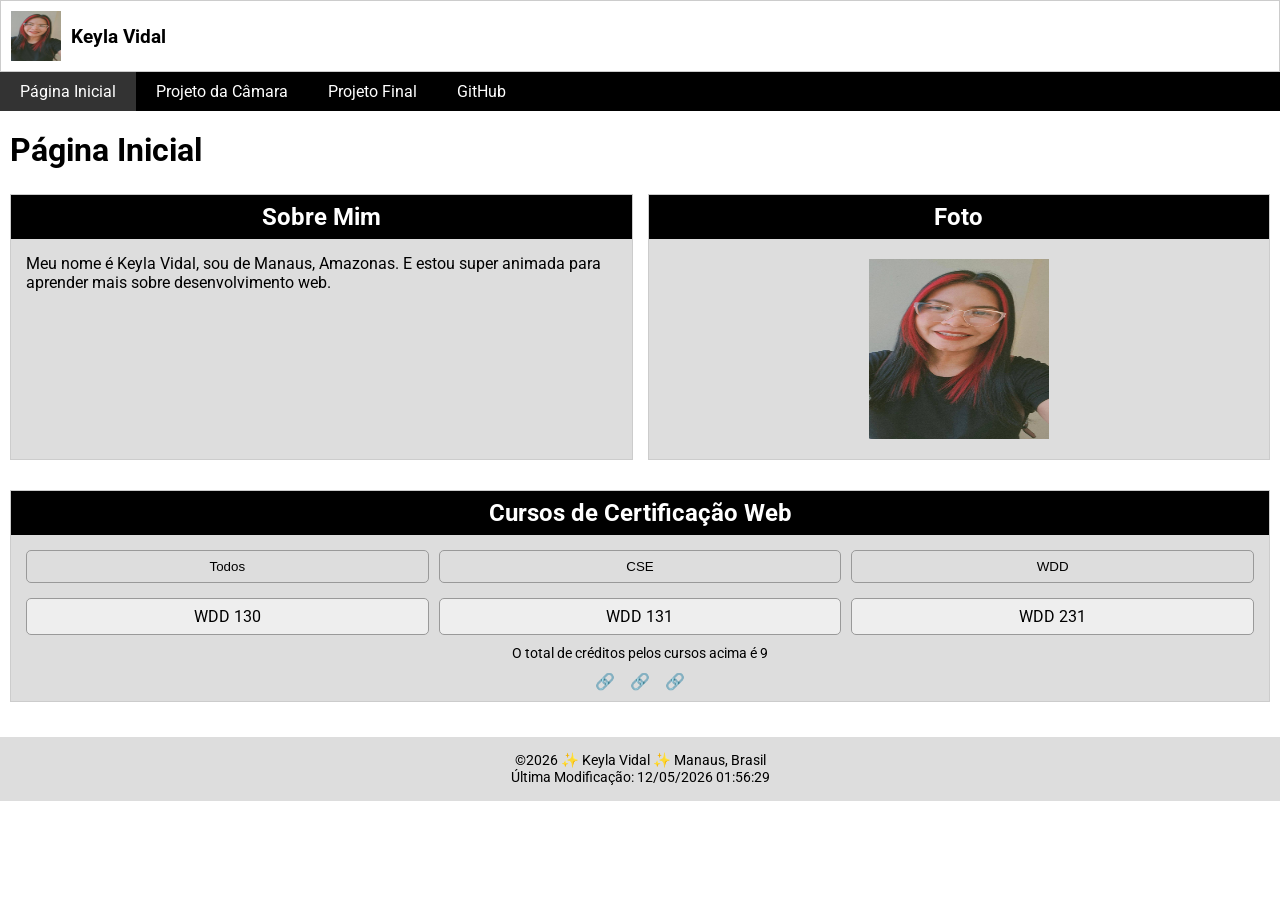
<file: index.html>
<!DOCTYPE html>
<html lang="pt-BR">
<head>
    <meta charset="UTF-8">
    <meta name="viewport" content="width=device-width, initial-scale=1.0">
    <title>WDD 231 - Página Inicial</title>
    <meta name="description" content="Página inicial de Keyla Vidal para o curso WDD 231 - Desenvolvimento Web Frontend com projetos em HTML, CSS e JavaScript responsivo.">
    <meta name="author" content="Keyla Vidal">
    <link rel="preconnect" href="https://fonts.googleapis.com">
    <link rel="preconnect" href="https://fonts.gstatic.com" crossorigin>
    <link href="https://fonts.googleapis.com/css2?family=Roboto:wght@400;700&display=swap" rel="stylesheet">
    <link rel="stylesheet" href="estilos/small.css">
    <link rel="stylesheet" href="estilos/larger.css">
    <script src="scripts/navigation.js" defer></script>
    <script src="scripts/date.js" defer></script>
    <script src="scripts/course.js" defer></script>
</head>
<body>
    <header>
        <img src="imagens/keyla.jpg" alt="Foto de Perfil" width="50" height="50">
        <span>Keyla Vidal</span>
        <button id="menu" aria-label="menu"></button>
    </header>
    <nav id="animateme">
        <ul class="navigation">
            <li><a href="index.html" class="active">Página Inicial</a></li>
            <li><a href="chamber/index.html">Projeto da Câmara</a></li>
            <li><a href="#">Projeto Final</a></li>
            <li><a href="https://github.com/keylavidal" target="_blank">GitHub</a></li>
        </ul>
    </nav>
    <main>
        <h1>Página Inicial</h1>
        <section class="card">
            <h2>Sobre Mim</h2>
            <p>Meu nome é Keyla Vidal, sou de Manaus, Amazonas. E estou super animada para aprender mais sobre desenvolvimento web.</p>
        </section>
        <section class="card">
            <h2>Foto</h2>
            <div class="foto-box">
                <img src="imagens/keyla.jpg" alt="Minha foto" width="200">
            </div>
        </section>
        <section class="card cursos">
            <h2>Cursos de Certificação Web</h2>
            <div class="botoes">
                <button id="all">Todos</button>
                <button id="cse">CSE</button>
                <button id="wdd">WDD</button>
            </div>
            <div id="courses"></div>
            <p>O total de créditos pelos cursos acima é <span id="totalCredits">0</span></p>
            <div class="social">
                <span>🔗</span><span>🔗</span><span>🔗</span>
            </div>
        </section>
    </main>
    <footer>
        <p>&copy;<span id="currentyear"></span> ✨ Keyla Vidal ✨ Manaus, Brasil</p>
        <p id="lastModified"></p>
    </footer>
</body>
</html>
</file>
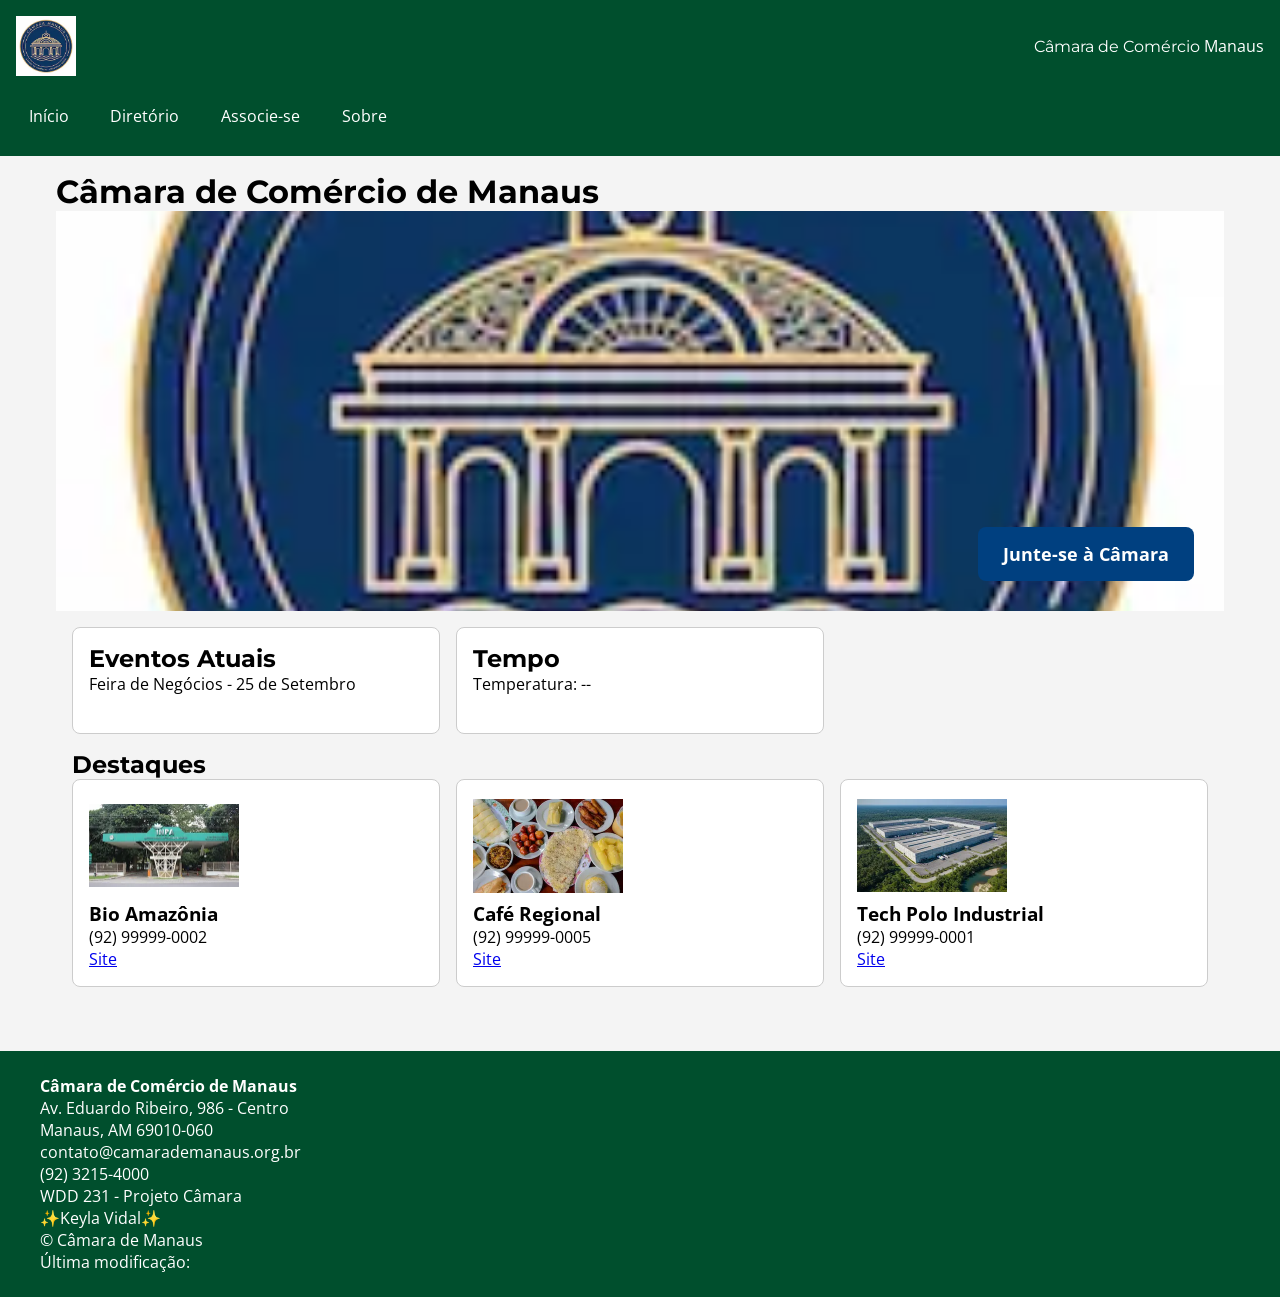
<file: camara/index.html>
<!DOCTYPE html>
<html lang="pt-BR">
<head>
    <meta charset="UTF-8">
    <meta name="viewport" content="width=device-width, initial-scale=1.0">
    <title>Câmara de Comércio de Manaus - Diretório de Empresas</title>
    <meta name="description" content="Diretório de membros da Câmara de Comércio de Manaus. Encontre empresas locais associadas.">
    <meta name="author" content="Keyla Vidal">
    
    <!-- Favicon -->
    <link rel="icon" href="imagens/favicon.ico">

    <!-- Facebook OG - TROQUE seu-usuario pelo seu GitHub -->
    <meta property="og:title" content="Diretório - Câmara de Comércio de Manaus">
    <meta property="og:description" content="Conheça as empresas associadas à Câmara de Comércio de Manaus">
    <meta property="og:image" content="https://keylavidal.github.io/wdd231/camara/imagens/logo.webp">
    <meta property="og:url" content="https://keylavidal.github.io/wdd231/camara/diretorio.html">
    <meta property="og:type" content="website">

    <!-- CSS - normalize SEMPRE antes -->
    <link rel="stylesheet" href="estilos/normalize.css">
    <link rel="stylesheet" href="estilos/diretorio.css">
    <link rel="preconnect" href="https://fonts.googleapis.com">
    <link rel="preconnect" href="https://fonts.gstatic.com" crossorigin>
    <link href="https://fonts.googleapis.com/css2?family=Montserrat:wght@700&family=Open+Sans:wght@400;600&display=swap" rel="stylesheet">
</head>
<body>
<header>
    <div class="header-top">
        <img src="imagens/logo.webp" alt="Logo Câmara Manaus" width="60" height="60">
        <div>
            <span class="site-name">Câmara de Comércio</span>
            <span class="site-city">Manaus</span>
        </div>
        <button id="hamburger" aria-label="Abrir menu">☰</button>
    </div>
    <nav id="navigation">
        <a href="index.html">Início</a>
        <a href="diretorio.html">Diretório</a>
        <a href="associe-se.html">Associe-se</a>
        <a href="sobre.html">Sobre</a>
    </nav>
</header>

<main>
  <h1>Câmara de Comércio de Manaus</h1>
  <div class="hero">
    <img src="imagens/logo.webp" alt="Câmara de Comércio" width="1200" height="600">
    <a href="#" class="cta-button">Junte-se à Câmara</a>
  </div>

  <div class="home-grid">
    <section class="card">
      <h2>Eventos Atuais</h2>
      <p>Feira de Negócios - 25 de Setembro</p>
    </section>

    <section class="card">
      <h2>Tempo</h2>
      <p>Temperatura: <span id="current-temp">--</span></p>
      <p id="weather-desc"></p>
      <img id="weather-icon" src="[data-uri]" alt="Ícone do clima">
      <div id="forecast"></div>
    </section>

    <section class="spotlights">
      <h2>Destaques</h2>
      <div id="spotlight-container"></div>
    </section>
  </div>
</main>

<footer>
    <div class="footer-grid">
        <div>
            <p><strong>Câmara de Comércio de Manaus</strong><br>
            Av. Eduardo Ribeiro, 986 - Centro<br>
            Manaus, AM 69010-060<br>
            contato@camarademanaus.org.br<br>
            (92) 3215-4000</p>
        </div>
        <div>
            <p>WDD 231 - Projeto Câmara<br>
            ✨Keyla Vidal✨<br>
            &copy; <span id="currentyear"></span> Câmara de Manaus<br>
            Última modificação: <span id="lastModified"></span></p>
        </div>
    </div>
</footer>

<script src="scripts/diretorio.js"></script>
<script src="scripts/home.js"></script>
</body>
</html>
</file>
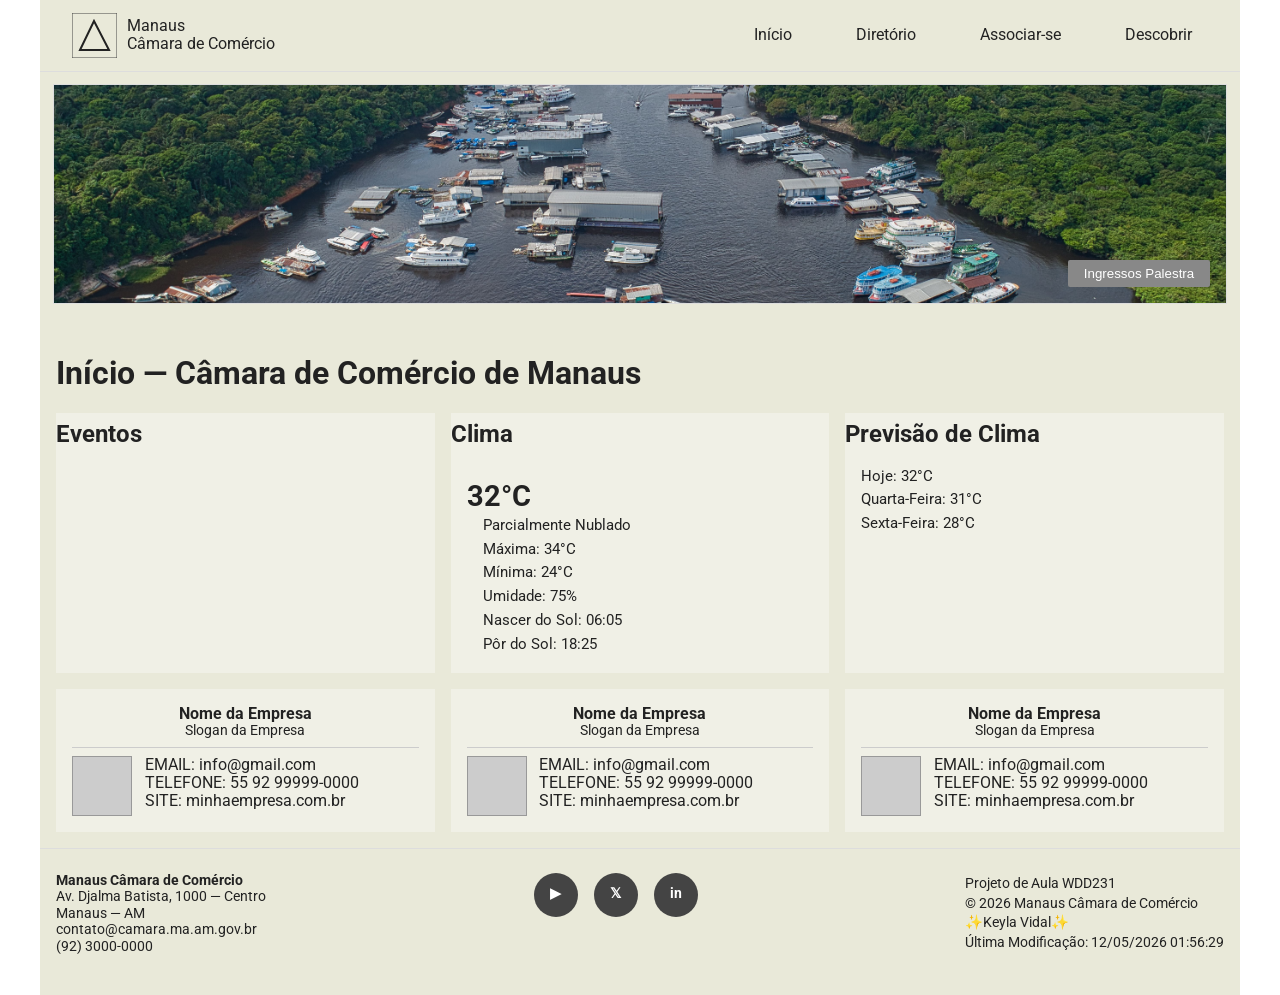
<file: chamber/index.html>
<!DOCTYPE html>
<html lang="pt-BR">
<head>
    <meta charset="UTF-8">
    <meta name="viewport" content="width=device-width, initial-scale=1.0">
    <meta name="description" content="Página inicial - Câmara de Comércio de Manaus, com informações sobre a cidade, negócios, serviços e associação de empresas locais.">
    <meta name="author" content="Keyla Vidal">
    <title>Manaus - Câmara de Comércio</title>

    <link rel="stylesheet" href="estilos/normalize.css">
    <link rel="stylesheet" href="estilos/telas-pequenas.css">
    <link rel="stylesheet" href="estilos/maior.css">

    <link rel="preconnect" href="https://fonts.googleapis.com">
    <link rel="preconnect" href="https://fonts.gstatic.com" crossorigin>
    <link href="https://fonts.googleapis.com/css2?family=Roboto:wght@400;700&display=swap" rel="stylesheet">

    <script src="scripts/navegacao.js" defer></script>
    <script src="scripts/data.js" defer></script>
</head>
<body>
<div class="pagina">
    <header>
        <div class="cabecalho-interno">
            <div class="marca">
                <svg width="45" height="45" viewBox="0 0 45 45" xmlns="http://www.w3.org/2000/svg">
                    <rect width="45" height="45" fill="#e9e9d9" stroke="#444" stroke-width="1"/>
                    <path d="M8 37 L22 8 L37 37 Z" fill="none" stroke="#222" stroke-width="2"/>
                </svg>
                <span>Manaus<br>Câmara de Comércio</span>
            </div>
            <div class="icones-topo">
                <span class="icone-tema"></span>
                <button id="botao-menu" class="botao-hamburguer" aria-label="Abrir menu">&#9776;</button>
            </div>
        </div>
        <nav id="navegacao">
            <ul>
                <li><a href="#">Início</a></li>
                <li><a href="#">Diretório</a></li>
                <li><a href="#">Associar-se</a></li>
                <li><a href="#">Descobrir</a></li>
            </ul>
        </nav>
    </header>

    <!-- ÁREA HERO — IGUAL DO PROFESSOR, SÓ COM A SUA IMAGEM -->
    <section class="hero">
        <img src="imagens/manaus.jpg" alt="Manaus" loading="lazy">
        <button class="botao-palestra">Ingressos Palestra</button>
    </section>

 <main>
   <h1>Início — Câmara de Comércio de Manaus</h1>
   <div class="grade-superior">
     <section class="bloco">
       <h2>Eventos</h2>
       <div class="espaco"></div>
      </section>
      <section class="bloco">
        <h2>Clima</h2>
         <div class="dados">
          <span class="temp">32°C</span>
          <p>Parcialmente Nublado</p>
          <p>Máxima: 34°C</p>
          <p>Mínima: 24°C</p>
          <p>Umidade: 75%</p>
          <p>Nascer do Sol: 06:05</p>
          <p>Pôr do Sol: 18:25</p>
         </div>
      </section>
      <section class="bloco">
        <h2>Previsão de Clima</h2>
        <p>Hoje: 32°C</p>
        <p>Quarta-Feira: 31°C</p>
        <p>Sexta-Feira: 28°C</p>
      </section>
     </div>
     <div class="grade-empresas">
    <div class="cartao-empresa">
      <h4>Nome da Empresa</h4>
      <p>Slogan da Empresa</p>
      <hr>
      <div class="dados-empresa">
        <div class="quadrado"></div>
        <div>
          <p>EMAIL: info@gmail.com</p>
          <p>TELEFONE: 55 92 99999-0000</p>
          <p>SITE: minhaempresa.com.br</p>
        </div>
      </div>
    </div>

    <div class="cartao-empresa">
      <h4>Nome da Empresa</h4>
      <p>Slogan da Empresa</p>
      <hr>
      <div class="dados-empresa">
        <div class="quadrado"></div>
        <div>
          <p>EMAIL: info@gmail.com</p>
          <p>TELEFONE: 55 92 99999-0000</p>
          <p>SITE: minhaempresa.com.br</p>
        </div>
      </div>
    </div>

    <div class="cartao-empresa">
      <h4>Nome da Empresa</h4>
      <p>Slogan da Empresa</p>
      <hr>
      <div class="dados-empresa">
        <div class="quadrado"></div>
        <div>
          <p>EMAIL: info@gmail.com</p>
          <p>TELEFONE: 55 92 99999-0000</p>
          <p>SITE: minhaempresa.com.br</p>
        </div>
      </div>
    </div>
  </div>
</main>

    <footer>
        <div class="lado-esquerdo">
            <p><strong>Manaus Câmara de Comércio</strong></p>
            <p>Av. Djalma Batista, 1000 — Centro</p>
            <p>Manaus — AM</p>
            <p>contato@camara.ma.am.gov.br</p>
            <p>(92) 3000-0000</p>
        </div>

        <div class="redes">
            <a href="#" target="_blank">▶</a>
            <a href="#" target="_blank">𝕏</a>
            <a href="#" target="_blank">in</a>
        </div>

        <div class="projeto">
            <p>Projeto de Aula WDD231</p>
            <p>&copy; <span id="ano-atual"></span> Manaus Câmara de Comércio</p>
            <p>✨Keyla Vidal✨</p>
            <p id="ultimaModificacao"></p>
        </div>
    </footer>
</div>
</body>
</html>
</file>
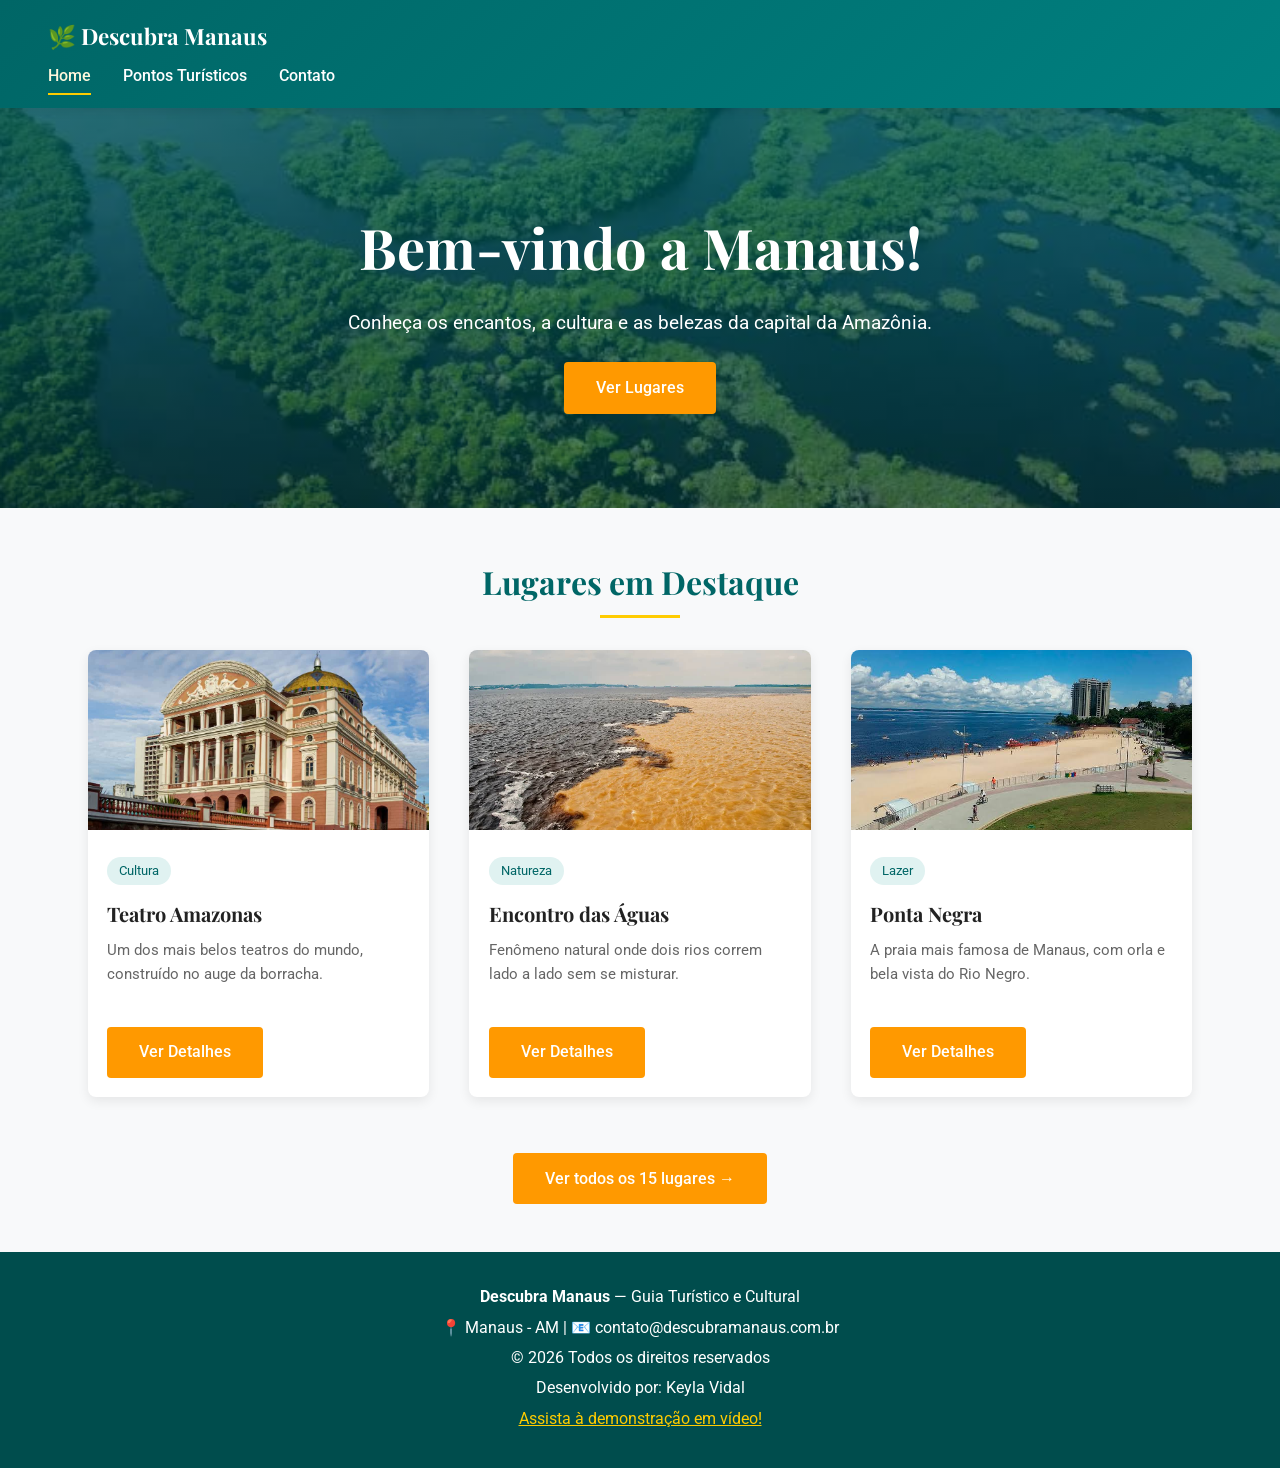
<file: final/index.html>
<!DOCTYPE html>
<html lang="pt-BR">
<head>
    <meta charset="UTF-8">
    <meta name="viewport" content="width=device-width, initial-scale=1.0">
    <title>Descubra Manaus - Guia Turístico e Cultural</title>
    <meta name="description" content="Bem-vindo a Manaus! Conheça os encantos, a cultura e as belezas da capital da Amazônia. Seu guia turístico e cultural.">
    <meta name="author" content="Keyla Vidal">
    <link rel="icon" type="image/jpeg" href="imagens/banner-manaus.jpg">
    <meta property="og:title" content="Descubra Manaus - Guia Turístico e Cultural">
    <meta property="og:description" content="Conheça os encantos, a cultura e as belezas naturais de Manaus, a porta de entrada para a Amazônia brasileira.">
    <meta property="og:image" content="https://keylavidal.github.io/wdd231/final/imagens/banner-manaus.jpg">
    <meta property="og:url" content="https://keylavidal.github.io/wdd231/final/index.html">
    <link rel="preconnect" href="https://fonts.googleapis.com">
    <link rel="preconnect" href="https://fonts.gstatic.com" crossorigin>
    <link href="https://fonts.googleapis.com/css2?family=Playfair+Display:wght@400;700&family=Roboto:wght@300;400;500;700&display=swap" rel="stylesheet">
    <link rel="stylesheet" href="https://cdnjs.cloudflare.com/ajax/libs/font-awesome/6.4.0/css/all.min.css">
    <link rel="stylesheet" href="estilos/styles.css">
    <link rel="stylesheet" href="estilos/larger.css" media="screen and (min-width: 768px)">
</head>
<body>
<header>
    <div class="cabecalho-conteudo">
        <div class="logo">🌿 Descubra Manaus</div>
        <button id="menuBtn" aria-label="Abrir menu"><i class="fas fa-bars"></i></button>
    </div>
    <nav>
        <ul>
            <li><a href="index.html" class="ativo">Home</a></li>
            <li><a href="lugares.html">Pontos Turísticos</a></li>
            <li><a href="contato.html">Contato</a></li>
        </ul>
    </nav>
</header>

<main>
    <section class="banner">
        <h1>Bem-vindo a Manaus!</h1>
        <p>Conheça os encantos, a cultura e as belezas da capital da Amazônia.</p>
        <a href="lugares.html" class="btn">Ver Lugares</a>
    </section>

    <section class="secao">
        <h2 class="secao-titulo">Lugares em Destaque</h2>
        <div class="grade-lugares">
            <div class="cartao-lugar">
                <img src="imagens/teatro-amazonas.jpg" alt="Teatro Amazonas" loading="lazy" class="cartao-imagem">
                <div class="cartao-conteudo">
                    <span class="categoria">Cultura</span>
                    <h3>Teatro Amazonas</h3>
                    <p>Um dos mais belos teatros do mundo, construído no auge da borracha.</p>
                    <a href="lugares.html" class="btn btn-detalhes">Ver Detalhes</a>
                </div>
            </div>
            <div class="cartao-lugar">
                <img src="imagens/encontro-das-aguas.jpg" alt="Encontro das Águas" loading="lazy" class="cartao-imagem">
                <div class="cartao-conteudo">
                    <span class="categoria">Natureza</span>
                    <h3>Encontro das Águas</h3>
                    <p>Fenômeno natural onde dois rios correm lado a lado sem se misturar.</p>
                    <a href="lugares.html" class="btn btn-detalhes">Ver Detalhes</a>
                </div>
            </div>
            <div class="cartao-lugar">
                <img src="imagens/ponta-negra.jpg" alt="Ponta Negra" loading="lazy" class="cartao-imagem">
                <div class="cartao-conteudo">
                    <span class="categoria">Lazer</span>
                    <h3>Ponta Negra</h3>
                    <p>A praia mais famosa de Manaus, com orla e bela vista do Rio Negro.</p>
                    <a href="lugares.html" class="btn btn-detalhes">Ver Detalhes</a>
                </div>
            </div>
        </div>
        <div style="text-align: center; margin-top: 2rem;">
            <a href="lugares.html" class="btn">Ver todos os 15 lugares →</a>
        </div>
    </section>
</main>

<footer>
    <p><strong>Descubra Manaus</strong> — Guia Turístico e Cultural</p>
    <p>📍 Manaus - AM | 📧 contato@descubramanaus.com.br</p>
    <p>© 2026 Todos os direitos reservados</p>
    <p>Desenvolvido por: Keyla Vidal</p>
    <p><a href="https://youtu.be/V8m4WEWG-Dk" target="_blank" style="color: #ffcc00;">Assista à demonstração em vídeo!</a></p>
</footer>
<script src="scripts/main.js" type="module"></script>
</body>
</html>
</file>
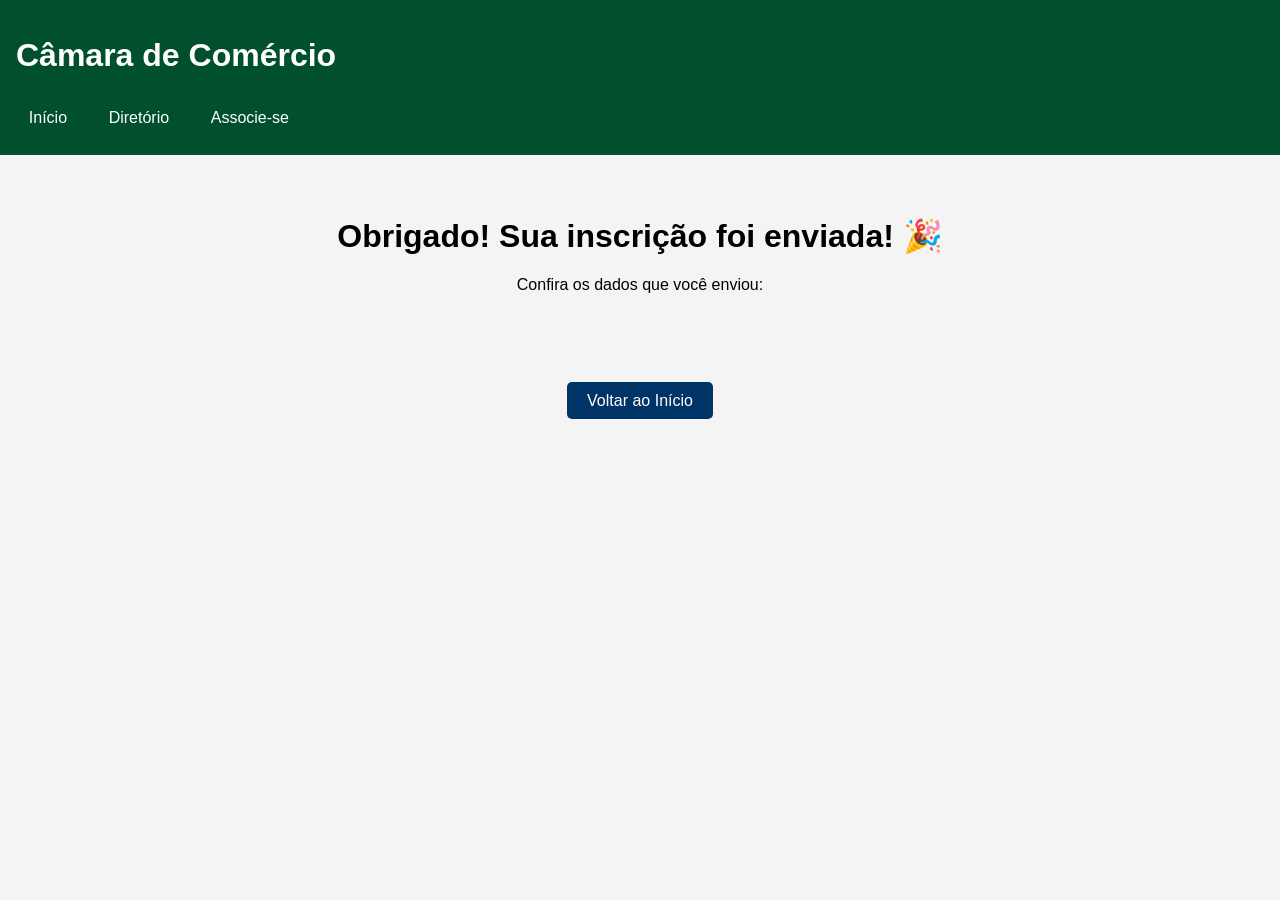
<file: camara/agradecimento.html>
<!DOCTYPE html>
<html lang="pt-br">
<head>
  <meta charset="UTF-8">
  <meta name="viewport" content="width=device-width, initial-scale=1.0">
  <title>Obrigado - Câmara</title>
  <link rel="stylesheet" href="estilos/diretorio.css">
</head>
<body>
  <header>
    <h1>Câmara de Comércio</h1>
    <nav>
      <a href="index.html">Início</a>
      <a href="diretorio.html">Diretório</a>
      <a href="associe-se.html">Associe-se</a>
    </nav>
  </header>

  <main style="padding: 40px; text-align: center;">
    <h1>Obrigado! Sua inscrição foi enviada! 🎉</h1>
    <p>Confira os dados que você enviou:</p>
    <div id="resultado" style="text-align: left; max-width: 400px; margin: 20px auto; background: #f5f5f5; padding: 20px; border-radius: 8px;"></div>
    <br>
    <a href="index.html" style="background: #003366; color: white; padding: 10px 20px; text-decoration: none; border-radius: 5px;">Voltar ao Início</a>
  </main>

  <script>
    const params = new URLSearchParams(window.location.search);
    let texto = "";
    params.forEach((valor, chave) => {
      texto += `<strong>${chave}:</strong> ${valor}<br>`;
    });
    document.getElementById("resultado").innerHTML = texto;
  </script>
</body>
</html>
</file>
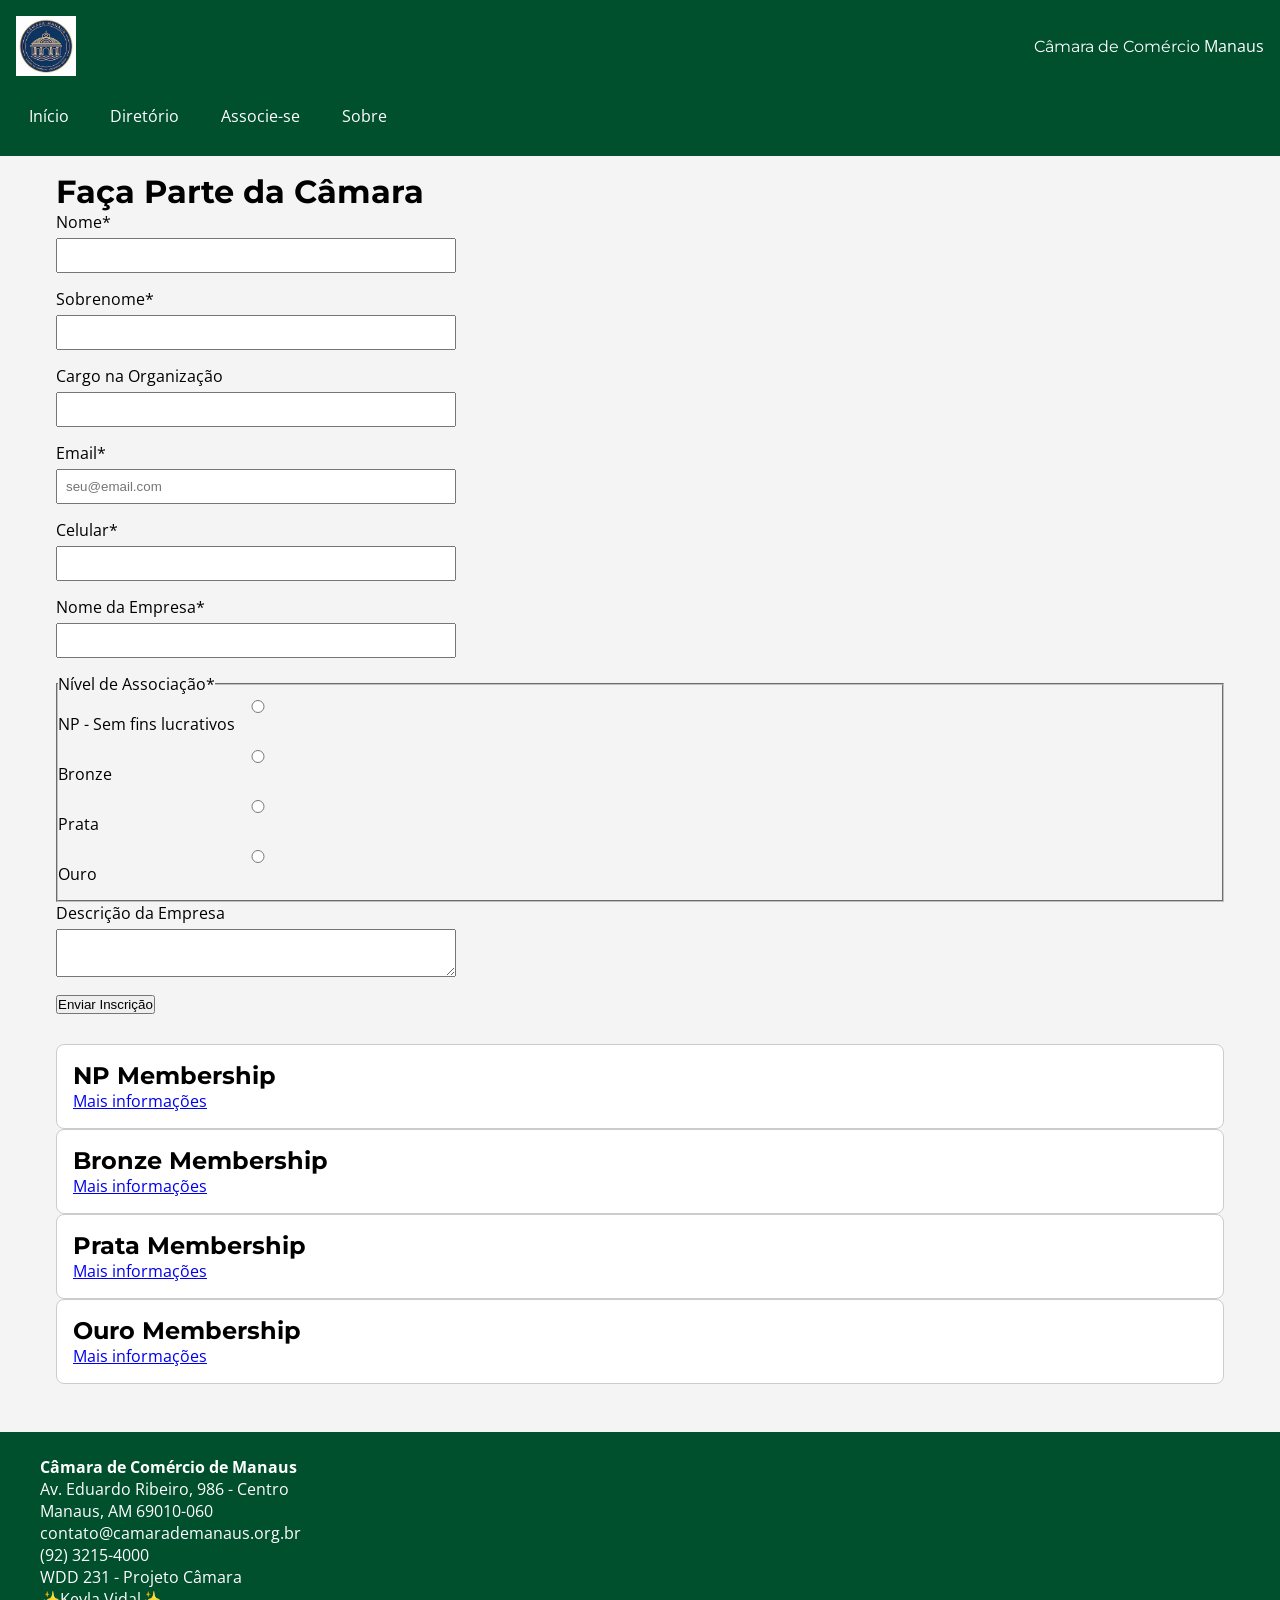
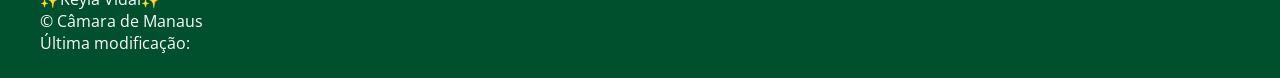
<file: camara/associe-se.html>
<!DOCTYPE html>
<html lang="pt-BR">
<head>
    <meta charset="UTF-8">
    <meta name="viewport" content="width=device-width, initial-scale=1.0">
    <title>Câmara de Comércio de Manaus - Faça Parte</title>
    <meta name="description" content="Diretório de membros da Câmara de Comércio de Manaus. Encontre empresas locais associadas.">
    <meta name="author" content="Keyla Vidal">
    <link rel="icon" href="imagens/favicon.ico">
    <meta property="og:title" content="Diretório - Câmara de Comércio de Manaus">
    <meta property="og:description" content="Conheça as empresas associadas à Câmara de Comércio de Manaus">
    <meta property="og:image" content="https://keylavidal.github.io/wdd231/camara/imagens/logo.webp">
    <meta property="og:url" content="https://keylavidal.github.io/wdd231/camara/diretorio.html">
    <meta property="og:type" content="website">
    <link rel="stylesheet" href="estilos/normalize.css">
    <link rel="stylesheet" href="estilos/diretorio.css">
    <link rel="preconnect" href="https://fonts.googleapis.com">
    <link rel="preconnect" href="https://fonts.gstatic.com" crossorigin>
    <link href="https://fonts.googleapis.com/css2?family=Montserrat:wght@700&family=Open+Sans:wght@400;600&display=swap" rel="stylesheet">
</head>
<body>
<header>
    <div class="header-top">
        <img src="imagens/logo.webp" alt="Logo Câmara Manaus" width="60" height="60">
        <div>
            <span class="site-name">Câmara de Comércio</span>
            <span class="site-city">Manaus</span>
        </div>
        <button id="hamburger" aria-label="Abrir menu">☰</button>
    </div>
    <nav id="navigation">
        <a href="index.html">Início</a>
        <a href="diretorio.html">Diretório</a>
        <a href="associe-se.html">Associe-se</a>
        <a href="sobre.html">Sobre</a>
    </nav>
</header>

<main>
  <h1>Faça Parte da Câmara</h1>
  <div class="form-container">
    <form method="get" action="agradecimento.html">
      <label>Nome*
        <input type="text" name="nome" title="Digite seu nome" required autocomplete="given-name">
      </label>
      <label>Sobrenome*
        <input type="text" name="sobrenome" title="Digite seu sobrenome" required autocomplete="family-name">
      </label>
      <label>Cargo na Organização
        <input type="text" name="cargo" title="Digite seu cargo com mínimo de 7 letras" autocomplete="organization-title" pattern="[A-Za-zÀ-ÿ\s\-]{7,}">
      </label>
      <label>Email*
        <input type="email" name="email" title="Digite seu email" required autocomplete="email" placeholder="seu@email.com">
      </label>
      <label>Celular*
        <input type="tel" name="celular" title="Digite seu celular" required autocomplete="tel">
      </label>
      <label>Nome da Empresa*
        <input type="text" name="empresa" title="Digite o nome da sua empresa" required autocomplete="organization">
      </label>
      <fieldset>
         <legend>Nível de Associação*</legend>
         <label><input type="radio" name="nivel" value="np" required> NP - Sem fins lucrativos</label>
         <label><input type="radio" name="nivel" value="bronze"> Bronze</label>
         <label><input type="radio" name="nivel" value="silver"> Prata</label>
         <label><input type="radio" name="nivel" value="gold"> Ouro</label>
      </fieldset>
      <label>Descrição da Empresa
        <textarea name="descricao" title="Descreva sua empresa"></textarea>
      </label>
      <input type="hidden" name="dataHora" id="dataHora">
      <button type="submit">Enviar Inscrição</button>
    </form>

    <section class="cards">
       <div class="card" id="card-np"><h2>NP Membership</h2><a href="#" class="abre-modal" data-alvo="modal-np">Mais informações</a></div>
       <div class="card" id="card-bronze"><h2>Bronze Membership</h2><a href="#" class="abre-modal" data-alvo="modal-bronze">Mais informações</a></div>
       <div class="card" id="card-prata"><h2>Prata Membership</h2><a href="#" class="abre-modal" data-alvo="modal-prata">Mais informações</a></div>
       <div class="card" id="card-ouro"><h2>Ouro Membership</h2><a href="#" class="abre-modal" data-alvo="modal-ouro">Mais informações</a></div>
    </section>

    <dialog id="modal-np"><h2>NP</h2><p>Grátis para ONGs. Listagem no diretório.</p><button class="fecha-modal">Fechar</button></dialog>
    <dialog id="modal-bronze"><h2>Bronze</h2><p>R$100/mês. Treinamentos + 5% desconto em eventos.</p><button class="fecha-modal">Fechar</button></dialog>
    <dialog id="modal-prata"><h2>Prata</h2><p>R$200/mês. Tudo do Bronze + destaque na home + 10% desconto.</p><button class="fecha-modal">Fechar</button></dialog>
    <dialog id="modal-ouro"><h2>Ouro</h2><p>R$300/mês. Todos os benefícios + eventos VIP + 20% desconto.</p><button class="fecha-modal">Fechar</button></dialog>
  </div>
</main>

<footer>
    <div class="footer-grid">
        <div>
            <p><strong>Câmara de Comércio de Manaus</strong><br>
            Av. Eduardo Ribeiro, 986 - Centro<br>
            Manaus, AM 69010-060<br>
            contato@camarademanaus.org.br<br>
            (92) 3215-4000</p>
        </div>
        <div>
            <p>WDD 231 - Projeto Câmara<br>
            ✨Keyla Vidal✨<br>
            &copy; <span id="currentyear"></span> Câmara de Manaus<br>
            Última modificação: <span id="lastModified"></span></p>
        </div>
    </div>
</footer>

<script src="scripts/diretorio.js"></script>
<script src="scripts/home.js"></script>
</body>
</html>
</file>
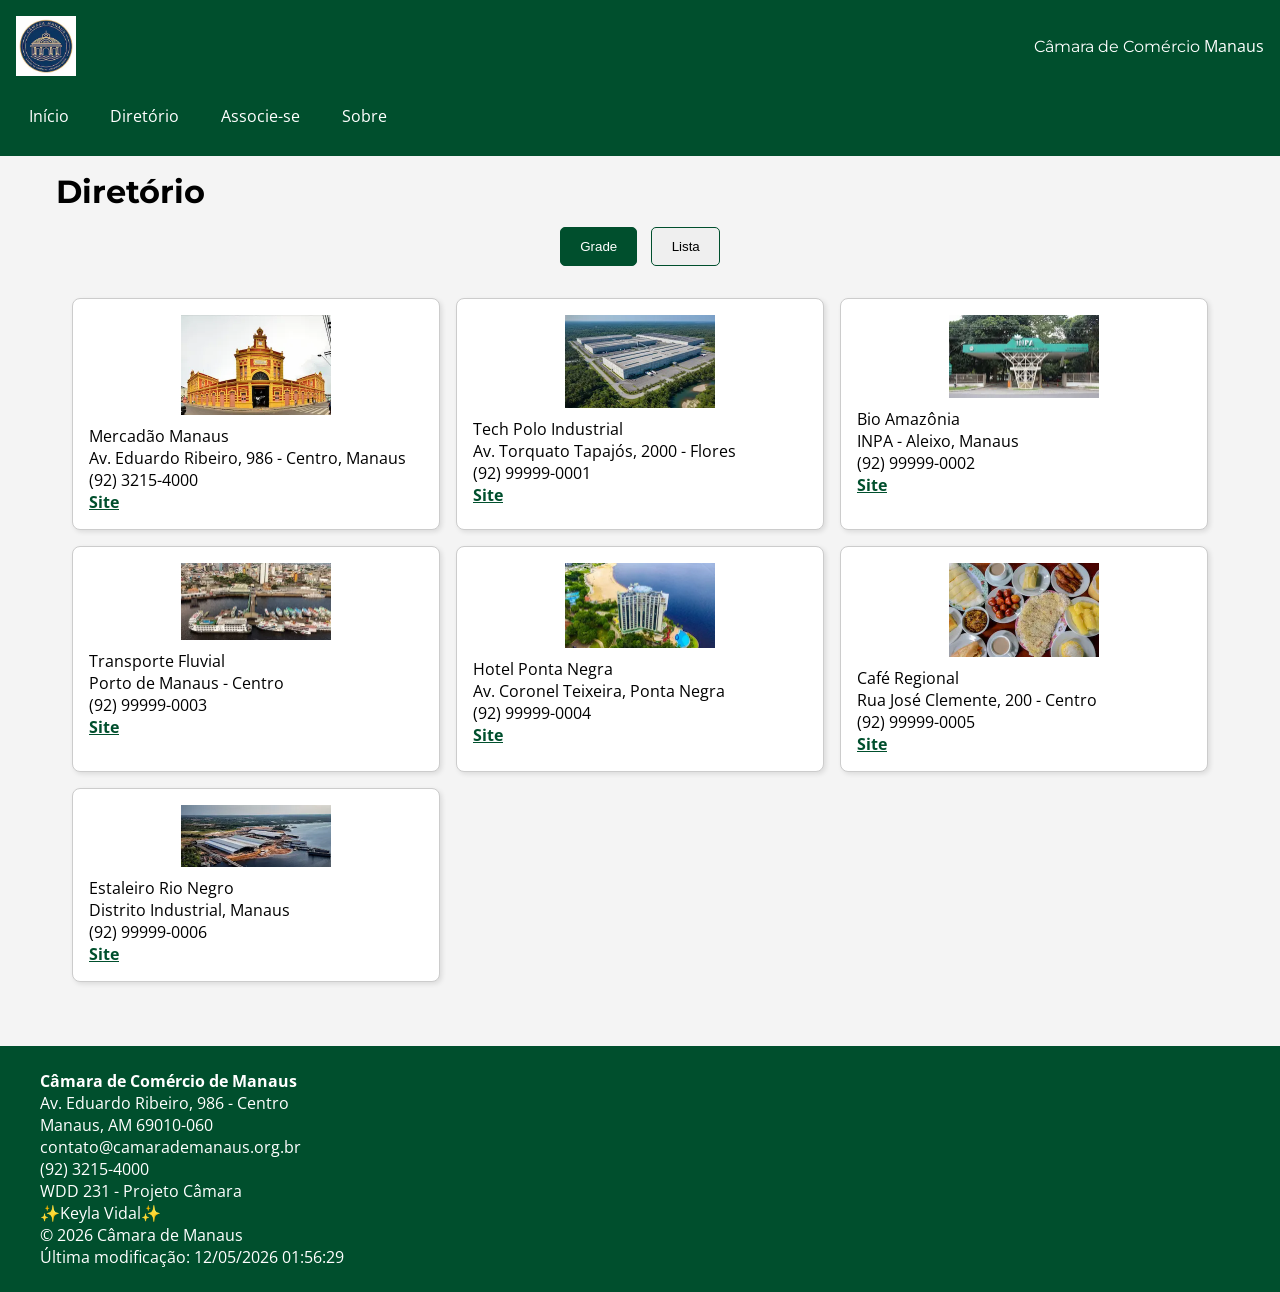
<file: camara/diretorio.html>
<!DOCTYPE html>
<html lang="pt-BR">
<head>
    <meta charset="UTF-8">
    <meta name="viewport" content="width=device-width, initial-scale=1.0">
    <title>Câmara de Comércio de Manaus - Diretório de Empresas</title>
    <meta name="description" content="Diretório de membros da Câmara de Comércio de Manaus. Encontre empresas locais associadas.">
    <meta name="author" content="Keyla Vidal">
    
    <!-- Favicon -->
    <link rel="icon" href="imagens/favicon.ico">

    <!-- Facebook OG - TROQUE seu-usuario pelo seu GitHub -->
    <meta property="og:title" content="Diretório - Câmara de Comércio de Manaus">
    <meta property="og:description" content="Conheça as empresas associadas à Câmara de Comércio de Manaus">
    <meta property="og:image" content="https://keylavidal.github.io/wdd231/camara/imagens/logo.webp">
    <meta property="og:url" content="https://keylavidal.github.io/wdd231/camara/diretorio.html">
    <meta property="og:type" content="website">

    <!-- CSS - normalize SEMPRE antes -->
    <link rel="stylesheet" href="estilos/normalize.css">
    <link rel="stylesheet" href="estilos/diretorio.css">
    <link rel="preconnect" href="https://fonts.googleapis.com">
    <link rel="preconnect" href="https://fonts.gstatic.com" crossorigin>
    <link href="https://fonts.googleapis.com/css2?family=Montserrat:wght@700&family=Open+Sans:wght@400;600&display=swap" rel="stylesheet">
</head>
<body>
<header>
    <div class="header-top">
        <img src="imagens/logo.webp" alt="Logo Câmara Manaus" width="60" height="60">
        <div>
            <span class="site-name">Câmara de Comércio</span>
            <span class="site-city">Manaus</span>
        </div>
        <button id="hamburger" aria-label="Abrir menu">☰</button>
    </div>
    <nav id="navigation">
        <a href="index.html">Início</a>
        <a href="diretorio.html">Diretório</a>
        <a href="associe-se.html">Associe-se</a>
        <a href="sobre.html">Sobre</a>
    </nav>
</header>

<main>
    <h1>Diretório</h1>
    <div class="menu-view">
        <button id="grid" class="active">Grade</button>
        <button id="list">Lista</button>
    </div>
    <div id="members" class="grid"></div>
</main>

<footer>
    <div class="footer-grid">
        <div>
            <p><strong>Câmara de Comércio de Manaus</strong><br>
            Av. Eduardo Ribeiro, 986 - Centro<br>
            Manaus, AM 69010-060<br>
            contato@camarademanaus.org.br<br>
            (92) 3215-4000</p>
        </div>
        <div>
            <p>WDD 231 - Projeto Câmara<br>
            ✨Keyla Vidal✨<br>
            &copy; <span id="currentyear"></span> Câmara de Manaus<br>
            Última modificação: <span id="lastModified"></span></p>
        </div>
    </div>
</footer>

<script src="scripts/diretorio.js" defer></script>
</body>
</html>
</file>
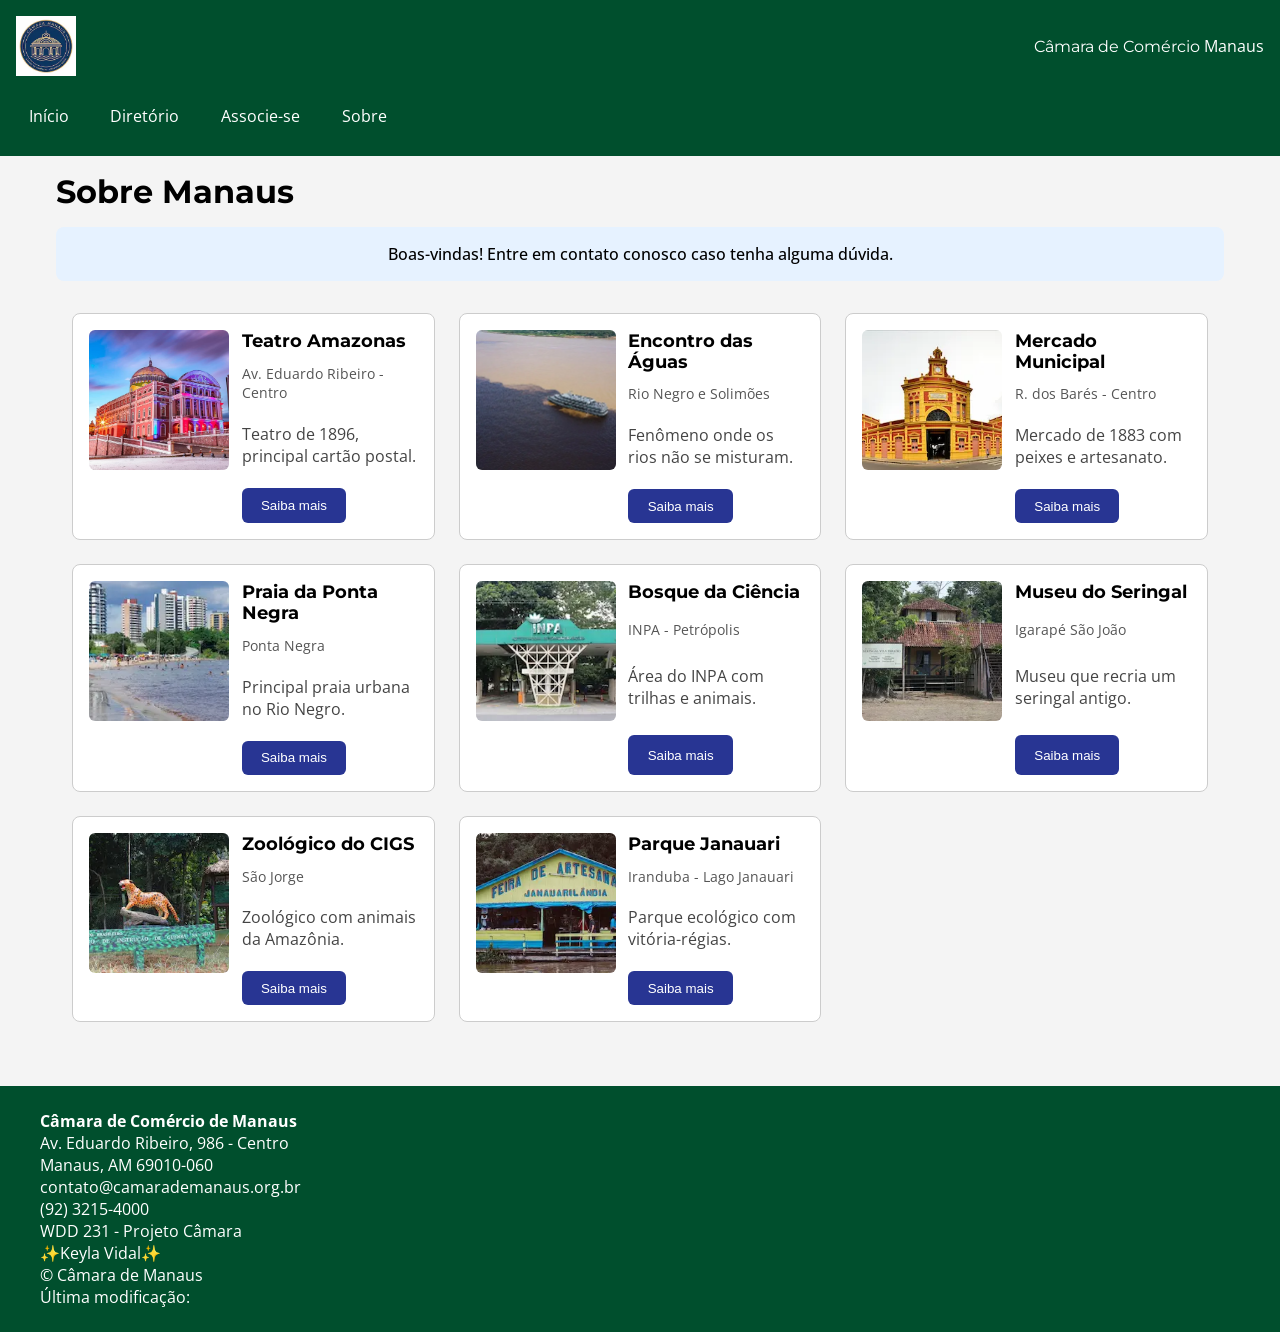
<file: camara/sobre.html>
<!DOCTYPE html>
<html lang="pt-BR">
<head>
    <meta charset="UTF-8">
    <meta name="viewport" content="width=device-width, initial-scale=1.0">
    <title>Câmara de Comércio de Manaus - Diretório de Empresas</title>
    <meta name="description" content="Diretório de membros da Câmara de Comércio de Manaus. Encontre empresas locais associadas.">
    <meta name="author" content="Keyla Vidal">
    
    <!-- Favicon -->
    <link rel="icon" href="imagens/favicon.ico">

    <!-- Facebook OG - TROQUE seu-usuario pelo seu GitHub -->
    <meta property="og:title" content="Diretório - Câmara de Comércio de Manaus">
    <meta property="og:description" content="Conheça as empresas associadas à Câmara de Comércio de Manaus">
    <meta property="og:image" content="https://keylavidal.github.io/wdd231/camara/imagens/logo.webp">
    <meta property="og:url" content="https://keylavidal.github.io/wdd231/camara/diretorio.html">
    <meta property="og:type" content="website">

    <!-- CSS - normalize SEMPRE antes -->
    <link rel="stylesheet" href="estilos/normalize.css">
    <link rel="stylesheet" href="estilos/diretorio.css">
    <link rel="preconnect" href="https://fonts.googleapis.com">
    <link rel="preconnect" href="https://fonts.gstatic.com" crossorigin>
    <link href="https://fonts.googleapis.com/css2?family=Montserrat:wght@700&family=Open+Sans:wght@400;600&display=swap" rel="stylesheet">
</head>
<body>
<header>
    <div class="header-top">
        <img src="imagens/logo.webp" alt="Logo Câmara Manaus" width="60" height="60">
        <div>
            <span class="site-name">Câmara de Comércio</span>
            <span class="site-city">Manaus</span>
        </div>
        <button id="hamburger" aria-label="Abrir menu">☰</button>
    </div>
    <nav id="navigation">
        <a href="index.html">Início</a>
        <a href="diretorio.html">Diretório</a>
        <a href="associe-se.html">Associe-se</a>
        <a href="sobre.html">Sobre</a>
    </nav>
</header>

<main>
  <h1>Sobre Manaus</h1>
  <div id="mensagem-visita"></div>
  <div class="galeria-sobre"></div>
</main>

<footer>
    <div class="footer-grid">
        <div>
            <p><strong>Câmara de Comércio de Manaus</strong><br>
            Av. Eduardo Ribeiro, 986 - Centro<br>
            Manaus, AM 69010-060<br>
            contato@camarademanaus.org.br<br>
            (92) 3215-4000</p>
        </div>
        <div>
            <p>WDD 231 - Projeto Câmara<br>
            ✨Keyla Vidal✨<br>
            &copy; <span id="currentyear"></span> Câmara de Manaus<br>
            Última modificação: <span id="lastModified"></span></p>
        </div>
    </div>
</footer>

<script type="module" src="scripts/sobre.js"></script>
</body>
</html>
</file>
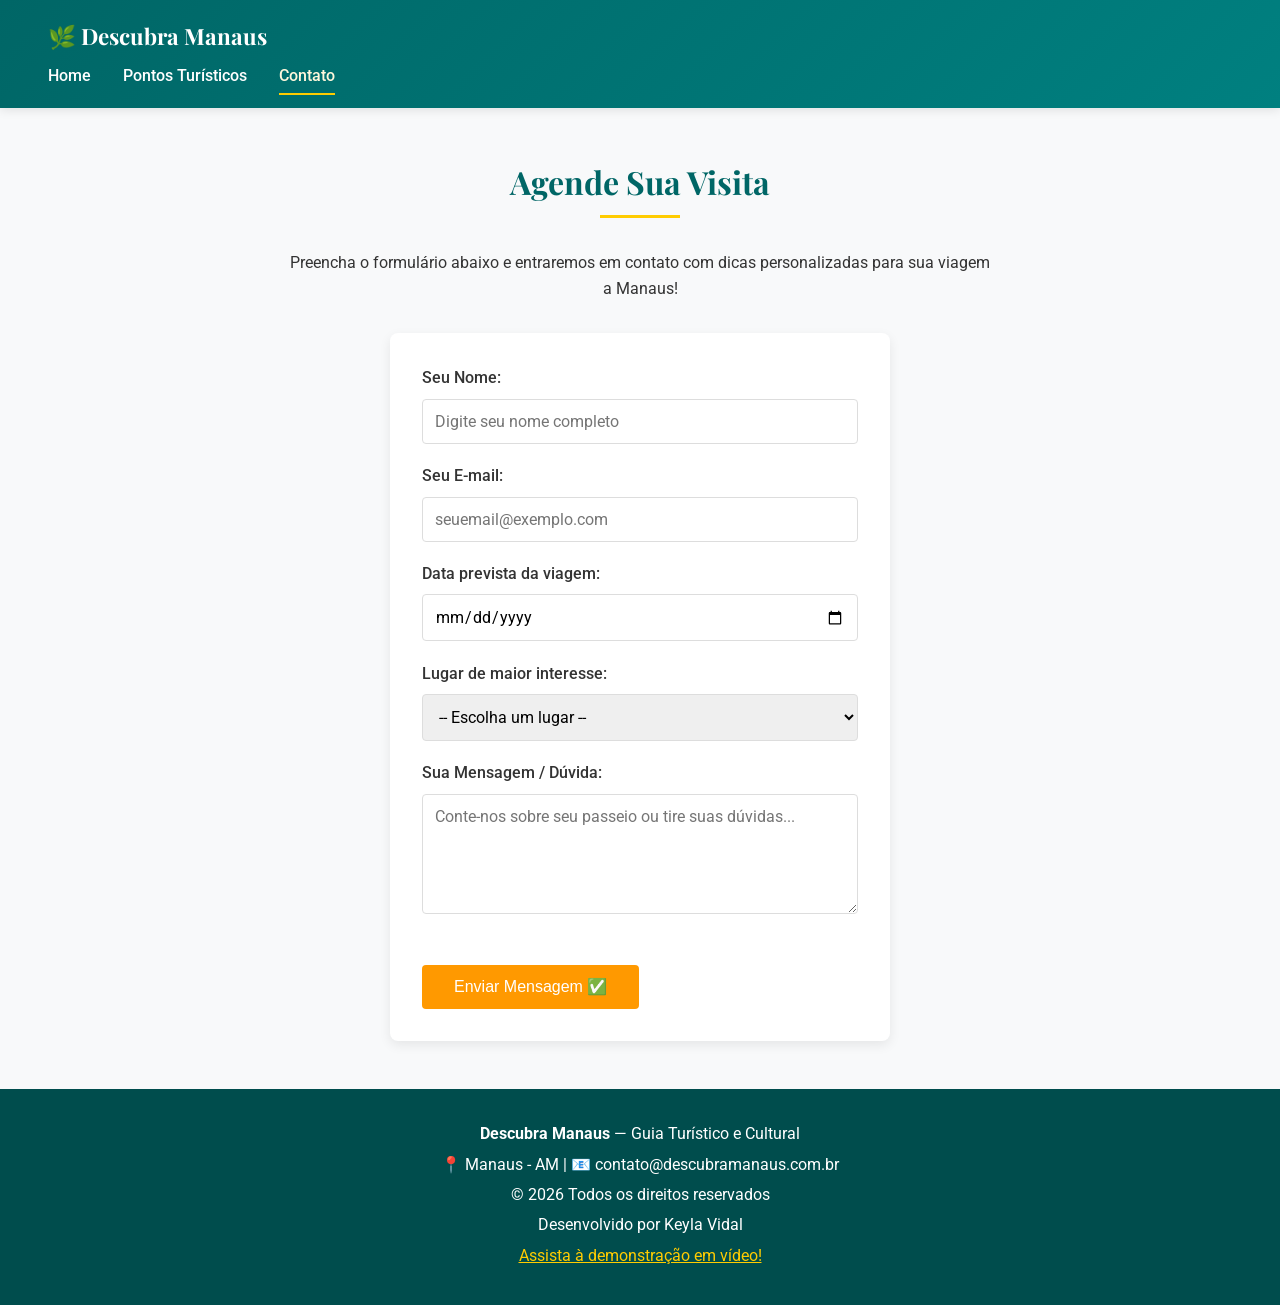
<file: final/contato.html>
<!DOCTYPE html>
<html lang="pt-BR">
<head>
    <meta charset="UTF-8">
    <meta name="viewport" content="width=device-width, initial-scale=1.0">
    <title>Contato — Descubra Manaus</title>
    <meta name="description" content="Entre em contato com o Guia Descubra Manaus. Tire suas dúvidas, envie sugestões e saiba mais sobre a nossa cidade.">
    <meta name="author" content="Keyla Vidal">
    <link rel="icon" type="image/jpeg" href="imagens/banner-manaus.jpg">
    <meta property="og:title" content="Contato - Descubra Manaus">
    <meta property="og:description" content="Fale conosco! Tire suas dúvidas, envie sua mensagem e conheça mais sobre o projeto Descubra Manaus.">
    <meta property="og:image" content="https://keylavidal.github.io/wdd231/final/imagens/banner-manaus.jpg">
    <meta property="og:url" content="https://keylavidal.github.io/wdd231/final/contato.html">
    <link rel="preconnect" href="https://fonts.googleapis.com">
    <link rel="preconnect" href="https://fonts.gstatic.com" crossorigin>
    <link href="https://fonts.googleapis.com/css2?family=Playfair+Display:wght@400;700&family=Roboto:wght@300;400;500;700&display=swap" rel="stylesheet">
    <link rel="stylesheet" href="https://cdnjs.cloudflare.com/ajax/libs/font-awesome/6.4.0/css/all.min.css">
    <link rel="stylesheet" href="estilos/styles.css">
    <link rel="stylesheet" href="estilos/larger.css" media="screen and (min-width: 768px)">
</head>
<body>

<!-- CABEÇALHO -->
<header>
    <div class="cabecalho-conteudo">
        <div class="logo">🌿 Descubra Manaus</div>
        <button id="menuBtn" aria-label="Abrir menu">
            <i class="fas fa-bars"></i>
        </button>
    </div>
    <nav id="menuNavegacao">
        <ul>
            <li><a href="index.html">Home</a></li>
            <li><a href="lugares.html">Pontos Turísticos</a></li>
            <li><a href="contato.html" class="ativo">Contato</a></li>
        </ul>
    </nav>
</header>

<!-- CONTEÚDO PRINCIPAL -->
<main>
    <section class="secao">
        <h1 class="secao-titulo">Agende Sua Visita</h1>
        <p class="subtitulo-secao">Preencha o formulário abaixo e entraremos em contato com dicas personalizadas para sua viagem a Manaus!</p>
        
        <form id="formContato" class="formulario">
            <div class="form-grupo">
                <label for="nome">Seu Nome:</label>
                <input type="text" id="nome" name="nome" required placeholder="Digite seu nome completo">
            </div>
            
            <div class="form-grupo">
                <label for="email">Seu E-mail:</label>
                <input type="email" id="email" name="email" required placeholder="seuemail@exemplo.com">
            </div>
            
            <div class="form-grupo">
                <label for="data">Data prevista da viagem:</label>
                <input type="date" id="data" name="data">
            </div>
            
            <div class="form-grupo">
                <label for="lugar">Lugar de maior interesse:</label>
                <select id="lugar" name="lugar">
                    <option value="">-- Escolha um lugar --</option>
                    <option value="Teatro Amazonas">Teatro Amazonas</option>
                    <option value="Encontro das Águas">Encontro das Águas</option>
                    <option value="Ponta Negra">Ponta Negra</option>
                    <option value="Museu do Índio">Museu do Índio</option>
                    <option value="Outro">Outro / Ainda não decidi</option>
                </select>
            </div>
            
            <div class="form-grupo">
                <label for="mensagem">Sua Mensagem / Dúvida:</label>
                <textarea id="mensagem" name="mensagem" placeholder="Conte-nos sobre seu passeio ou tire suas dúvidas..."></textarea>
            </div>
            
            <button type="submit" class="btn">Enviar Mensagem ✅</button>
        </form>
    </section>
</main>

<!-- RODAPÉ -->
<footer>
    <p><strong>Descubra Manaus</strong> — Guia Turístico e Cultural</p>
    <p>📍 Manaus - AM | 📧 contato@descubramanaus.com.br</p>
    <p>© 2026 Todos os direitos reservados</p>
    <p>Desenvolvido por Keyla Vidal</p>
    <p><a href="https://youtu.be/V8m4WEWG-Dk" target="_blank" style="color: #ffcc00;">Assista à demonstração em vídeo!</a></p>
</footer>
<script src="scripts/main.js" type="module"></script>

</body>
</html>
</file>
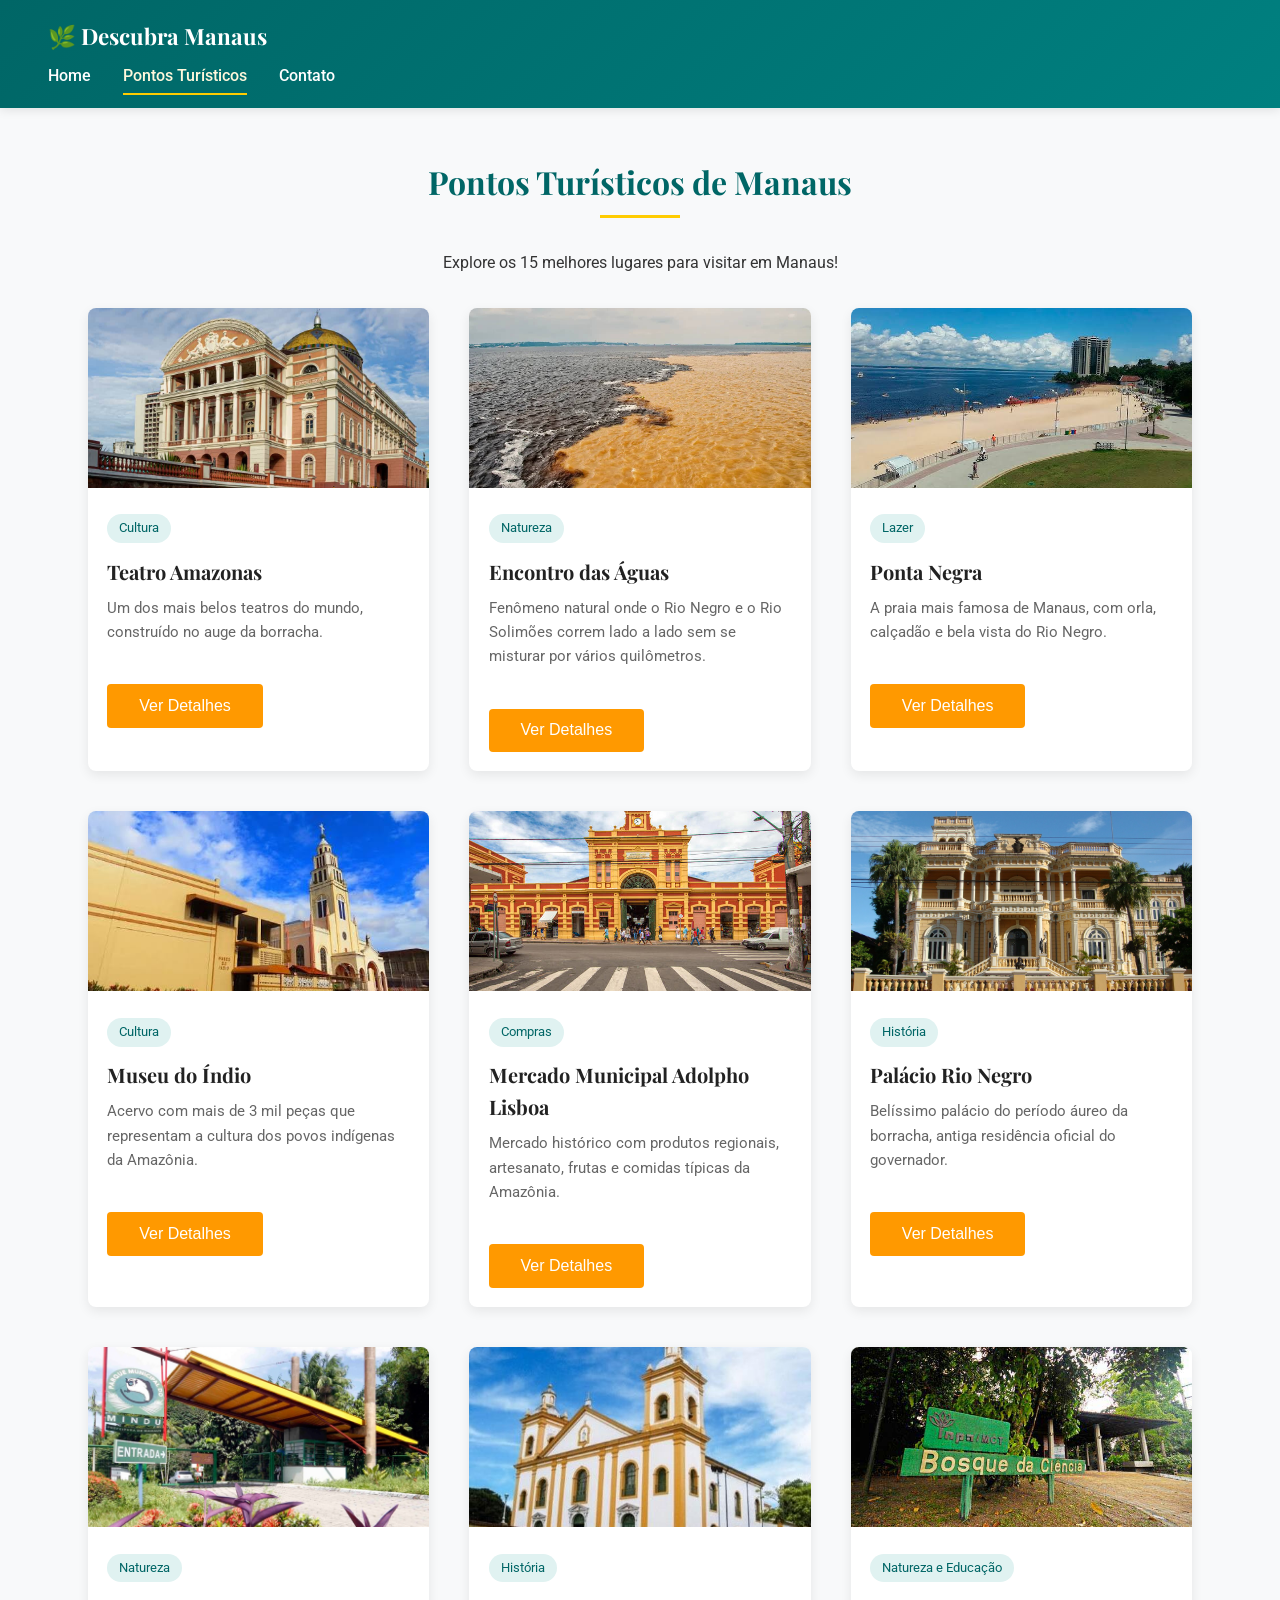
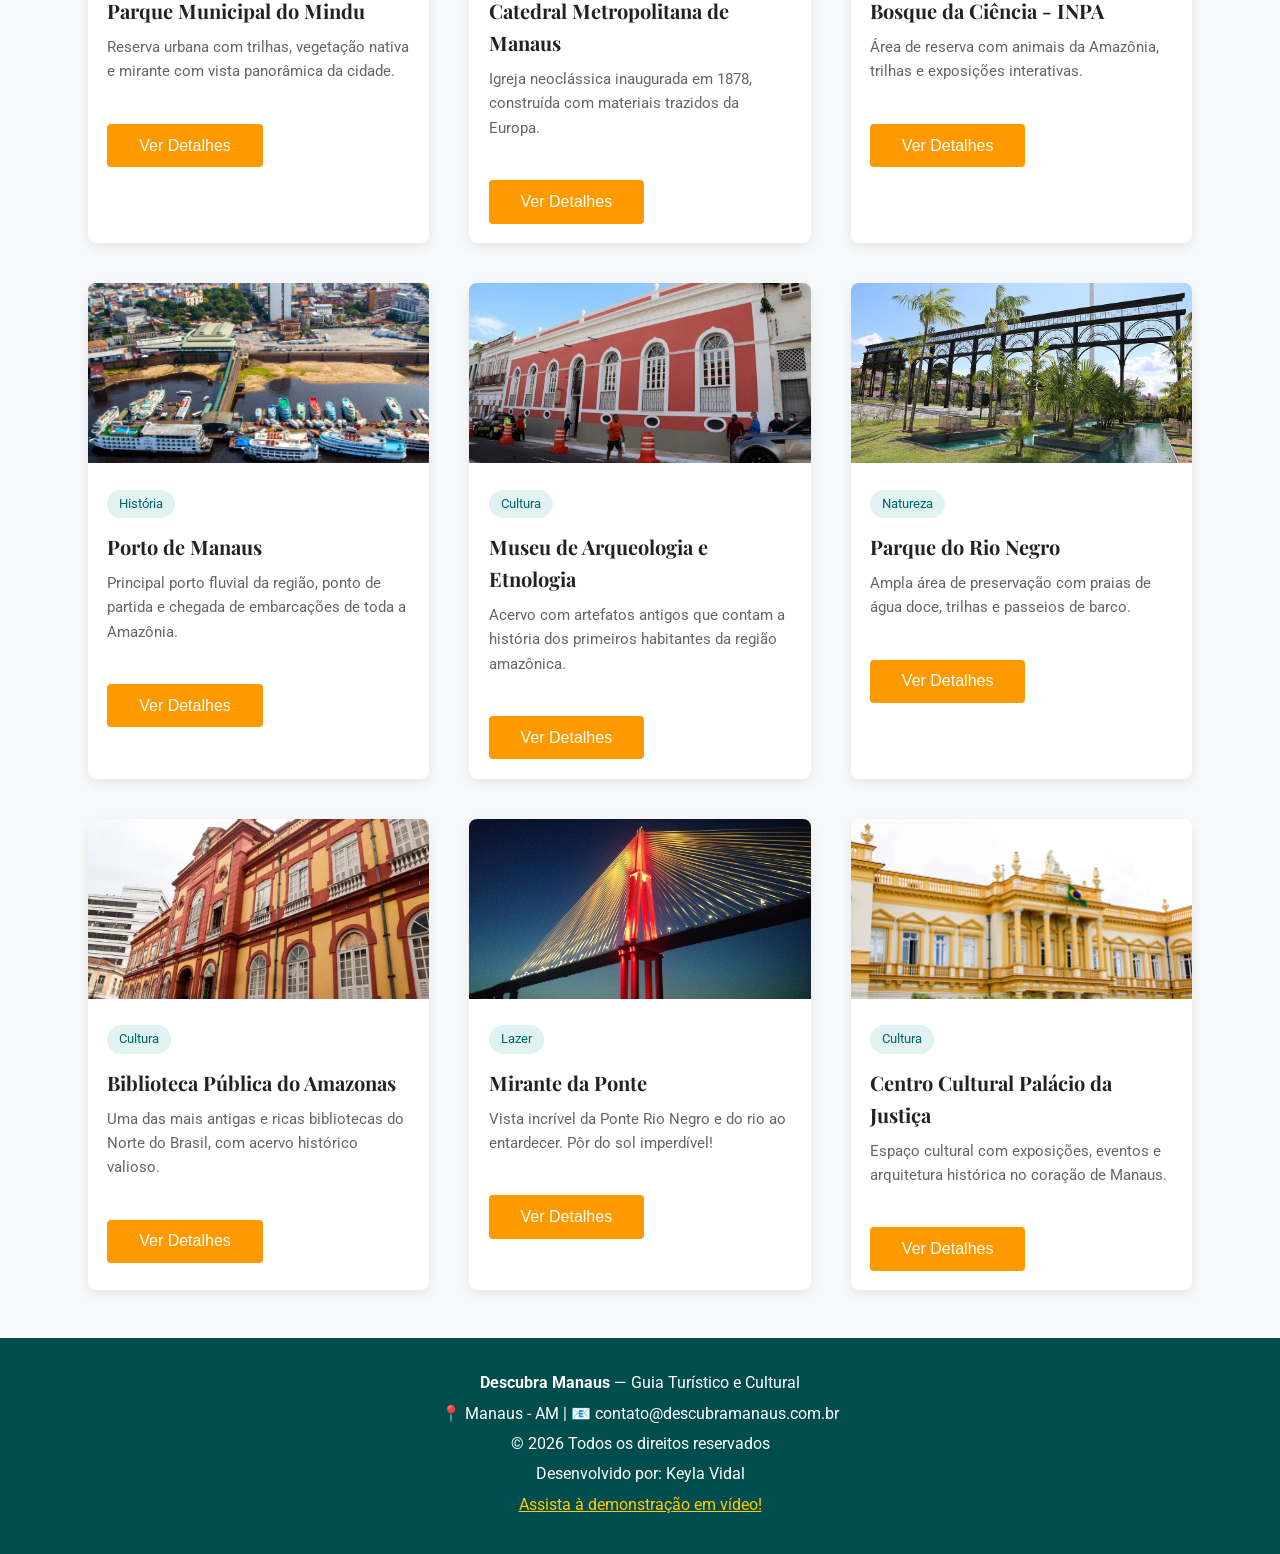
<file: final/lugares.html>
<!DOCTYPE html>
<html lang="pt-BR">
<head>
    <meta charset="UTF-8">
    <meta name="viewport" content="width=device-width, initial-scale=1.0">
    <title>Pontos Turísticos — Descubra Manaus</title>
    <meta name="description" content="Conheça os principais pontos turísticos de Manaus. Descubra a história, a cultura e os lugares imperdíveis da capital amazonense.">
    <meta name="author" content="Keyla Vidal">
    <link rel="icon" type="image/jpeg" href="imagens/banner-manaus.jpg">
    
    <!-- Open Graph -->
    <meta property="og:title" content="Pontos Turísticos - Descubra Manaus">
    <meta property="og:description" content="Explore os pontos turísticos imperdíveis de Manaus: história, cultura e natureza em um só lugar.">
    <meta property="og:image" content="https://keylavidal.github.io/wdd231/final/imagens/banner-manaus.jpg">
    <meta property="og:url" content="https://keylavidal.github.io/wdd231/final/lugares.html">
    
    <!-- Google Fonts -->
    <link rel="preconnect" href="https://fonts.googleapis.com">
    <link rel="preconnect" href="https://fonts.gstatic.com" crossorigin>
    <link href="https://fonts.googleapis.com/css2?family=Playfair+Display:wght@400;700&family=Roboto:wght@300;400;500;700&display=swap" rel="stylesheet">
    
    <!-- Font Awesome -->
    <link rel="stylesheet" href="https://cdnjs.cloudflare.com/ajax/libs/font-awesome/6.4.0/css/all.min.css">
    
    <!-- CSS -->
    <link rel="stylesheet" href="estilos/styles.css">
    <link rel="stylesheet" href="estilos/larger.css" media="screen and (min-width: 768px)">
</head>
<body>

<header>
    <div class="cabecalho-conteudo">
        <div class="logo">🌿 Descubra Manaus</div>
        <button id="menuBtn" aria-label="Abrir menu"><i class="fas fa-bars"></i></button>
    </div>
    <nav>
        <ul>
            <li><a href="index.html">Home</a></li>
            <li><a href="lugares.html" class="ativo">Pontos Turísticos</a></li>
            <li><a href="contato.html">Contato</a></li>
        </ul>
    </nav>
</header>

<main>
    <section class="secao">
        <h1 class="secao-titulo">Pontos Turísticos de Manaus</h1>
        <p class="subtitulo-secao">Explore os 15 melhores lugares para visitar em Manaus!</p>
        <div id="gradeLugares" class="grade-lugares"></div>
    </section>
</main>

<!-- MODAL -->
<div id="modal" class="modal-fundo">
    <div class="modal-conteudo">
        <button id="modalFechar" class="modal-fechar" aria-label="Fechar">&times;</button>
        <div id="modalCorpo" class="modal-corpo"></div>
    </div>
</div>

<footer>
    <p><strong>Descubra Manaus</strong> — Guia Turístico e Cultural</p>
    <p>📍 Manaus - AM | 📧 contato@descubramanaus.com.br</p>
    <p>© 2026 Todos os direitos reservados</p>
    <p>Desenvolvido por: Keyla Vidal</p>
    <p><a href="https://youtu.be/V8m4WEWG-Dk" target="_blank" style="color: #ffcc00;">Assista à demonstração em vídeo!</a></p>
</footer>

<script src="scripts/main.js" type="module"></script>
</body>
</html>
</file>
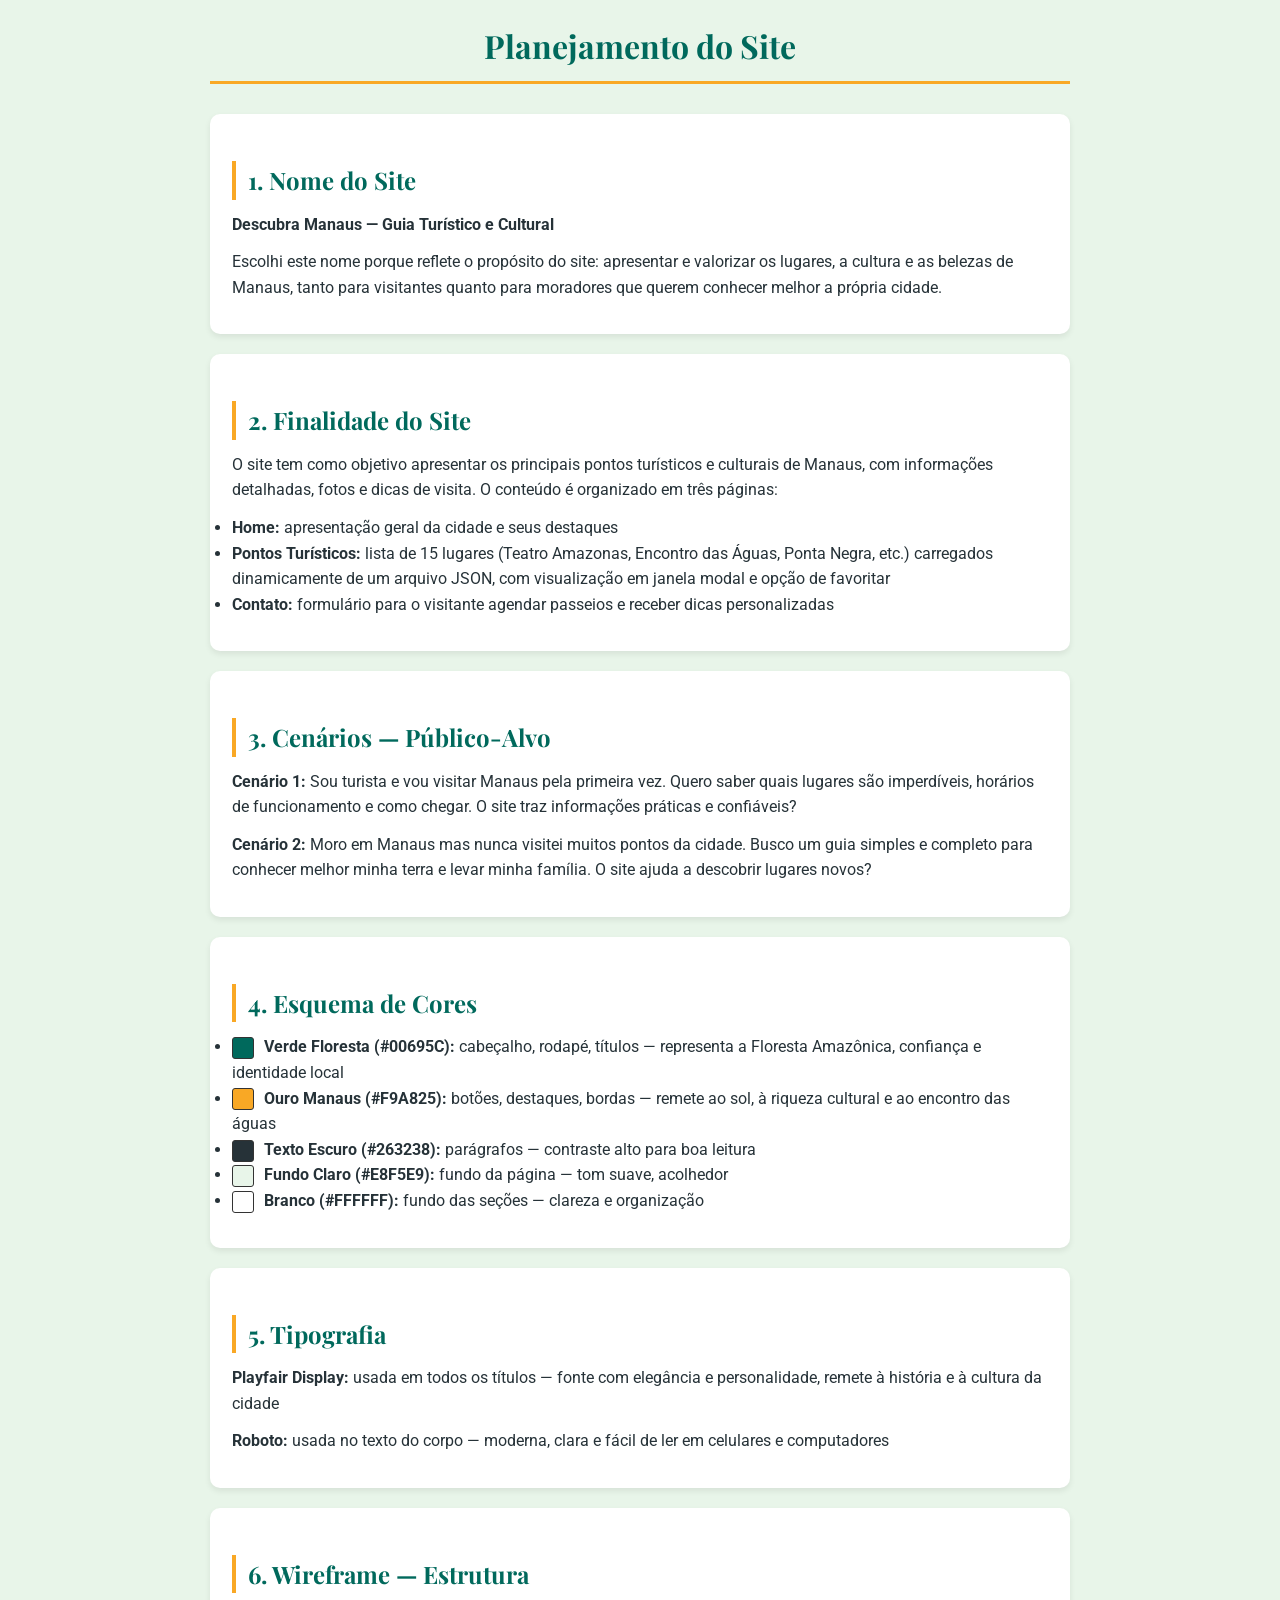
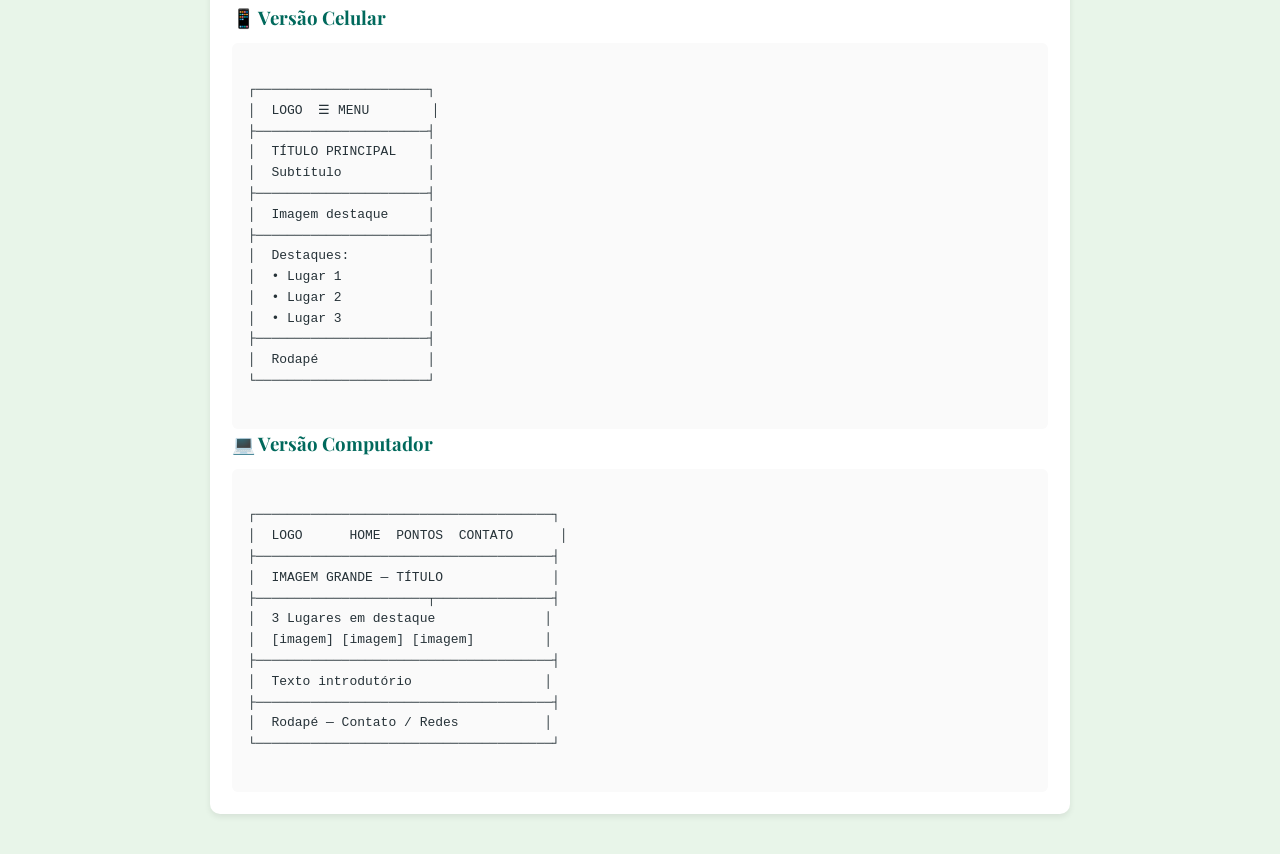
<file: final/siteplan.html>
<!DOCTYPE html>
<html lang="pt-BR">
<head>
  <meta charset="UTF-8">
  <meta name="viewport" content="width=device-width, initial-scale=1.0">
  <title>Planejamento — Descubra Manaus</title>
  <meta name="description" content="Planejamento do site Descubra Manaus - Guia Turístico e Cultural">
  <meta name="author" content="Keyla Vidal">
  
  <!-- Fontes -->
  <link rel="preconnect" href="https://fonts.googleapis.com">
  <link rel="preconnect" href="https://fonts.gstatic.com" crossorigin>
  <link href="https://fonts.googleapis.com/css2?family=Playfair+Display:wght@600;700&family=Roboto:wght@400;700&display=swap" rel="stylesheet">
  
  <style>
    /* === CORES === */
    :root {
      --cor-verde-floresta: #00695C;   /* Títulos, cabeçalho — natureza/Amazônia */
      --cor-ouro-manaus: #F9A825;      /* Destaques — sol, riqueza cultural */
      --cor-texto-escuro: #263238;     /* Texto do corpo — boa leitura */
      --cor-fundo-claro: #E8F5E9;      /* Fundo suave */
      --cor-branco: #FFFFFF;           /* Fundos de seções */
    }

    * {
      margin: 0;
      padding: 0;
      box-sizing: border-box;
    }

    body {
      font-family: 'Roboto', sans-serif;
      line-height: 1.6;
      color: var(--cor-texto-escuro);
      background-color: var(--cor-fundo-claro);
      padding: 20px;
      max-width: 900px;
      margin: 0 auto;
    }

    h1, h2, h3 {
      font-family: 'Playfair Display', serif;
      color: var(--cor-verde-floresta);
    }

    h1 {
      text-align: center;
      border-bottom: 3px solid var(--cor-ouro-manaus);
      padding-bottom: 10px;
      margin-bottom: 30px;
    }

    h2 {
      margin: 25px 0 10px;
      border-left: 4px solid var(--cor-ouro-manaus);
      padding-left: 12px;
    }

    section {
      background-color: var(--cor-branco);
      padding: 22px;
      margin-bottom: 20px;
      border-radius: 10px;
      box-shadow: 0 3px 6px rgba(0,0,0,0.08);
    }

    ul, p {
      margin: 12px 0;
      font-size: 16px;
    }

    .cor-amostra {
      display: inline-block;
      width: 22px;
      height: 22px;
      border: 1px solid #333;
      margin-right: 10px;
      vertical-align: middle;
      border-radius: 3px;
    }

    .wireframe {
      background: #fafafa;
      padding: 16px;
      border-radius: 6px;
      margin-top: 10px;
      font-family: monospace;
      white-space: pre;
      font-size: 13px;
    }
  </style>
</head>
<body>
  <h1>Planejamento do Site</h1>

  <!-- 1. Nome do Site -->
  <section>
    <h2>1. Nome do Site</h2>
    <p><strong>Descubra Manaus — Guia Turístico e Cultural</strong></p>
    <p>Escolhi este nome porque reflete o propósito do site: apresentar e valorizar os lugares, a cultura e as belezas de Manaus, tanto para visitantes quanto para moradores que querem conhecer melhor a própria cidade.</p>
  </section>

  <!-- 2. Finalidade -->
  <section>
    <h2>2. Finalidade do Site</h2>
    <p>O site tem como objetivo apresentar os principais pontos turísticos e culturais de Manaus, com informações detalhadas, fotos e dicas de visita. O conteúdo é organizado em três páginas:</p>
    <ul>
      <li><strong>Home:</strong> apresentação geral da cidade e seus destaques</li>
      <li><strong>Pontos Turísticos:</strong> lista de 15 lugares (Teatro Amazonas, Encontro das Águas, Ponta Negra, etc.) carregados dinamicamente de um arquivo JSON, com visualização em janela modal e opção de favoritar</li>
      <li><strong>Contato:</strong> formulário para o visitante agendar passeios e receber dicas personalizadas</li>
    </ul>
  </section>

  <!-- 3. Cenários -->
  <section>
    <h2>3. Cenários — Público-Alvo</h2>
    <p><strong>Cenário 1:</strong> Sou turista e vou visitar Manaus pela primeira vez. Quero saber quais lugares são imperdíveis, horários de funcionamento e como chegar. O site traz informações práticas e confiáveis?</p>
    <p><strong>Cenário 2:</strong> Moro em Manaus mas nunca visitei muitos pontos da cidade. Busco um guia simples e completo para conhecer melhor minha terra e levar minha família. O site ajuda a descobrir lugares novos?</p>
  </section>

  <!-- 4. Esquema de Cores -->
  <section>
    <h2>4. Esquema de Cores</h2>
    <ul>
      <li><span class="cor-amostra" style="background:#00695C"></span><strong>Verde Floresta (#00695C):</strong> cabeçalho, rodapé, títulos — representa a Floresta Amazônica, confiança e identidade local</li>
      <li><span class="cor-amostra" style="background:#F9A825"></span><strong>Ouro Manaus (#F9A825):</strong> botões, destaques, bordas — remete ao sol, à riqueza cultural e ao encontro das águas</li>
      <li><span class="cor-amostra" style="background:#263238"></span><strong>Texto Escuro (#263238):</strong> parágrafos — contraste alto para boa leitura</li>
      <li><span class="cor-amostra" style="background:#E8F5E9"></span><strong>Fundo Claro (#E8F5E9):</strong> fundo da página — tom suave, acolhedor</li>
      <li><span class="cor-amostra" style="background:#FFFFFF"></span><strong>Branco (#FFFFFF):</strong> fundo das seções — clareza e organização</li>
    </ul>
  </section>

  <!-- 5. Tipografia -->
  <section>
    <h2>5. Tipografia</h2>
    <p><strong>Playfair Display:</strong> usada em todos os títulos — fonte com elegância e personalidade, remete à história e à cultura da cidade</p>
    <p><strong>Roboto:</strong> usada no texto do corpo — moderna, clara e fácil de ler em celulares e computadores</p>
  </section>

  <!-- 6. Wireframe -->
  <section>
    <h2>6. Wireframe — Estrutura</h2>
    
    <h3>📱 Versão Celular</h3>
    <div class="wireframe">
┌──────────────────────┐
│  LOGO  ☰ MENU        │
├──────────────────────┤
│  TÍTULO PRINCIPAL    │
│  Subtítulo           │
├──────────────────────┤
│  Imagem destaque     │
├──────────────────────┤
│  Destaques:          │
│  • Lugar 1           │
│  • Lugar 2           │
│  • Lugar 3           │
├──────────────────────┤
│  Rodapé              │
└──────────────────────┘
    </div>

    <h3>💻 Versão Computador</h3>
    <div class="wireframe">
┌──────────────────────────────────────┐
│  LOGO      HOME  PONTOS  CONTATO      │
├──────────────────────────────────────┤
│  IMAGEM GRANDE — TÍTULO              │
├──────────────────────┬───────────────┤
│  3 Lugares em destaque              │
│  [imagem] [imagem] [imagem]         │
├──────────────────────────────────────┤
│  Texto introdutório                 │
├──────────────────────────────────────┤
│  Rodapé — Contato / Redes           │
└──────────────────────────────────────┘
    </div>
  </section>
</body>
</html>
</file>
<file: estilos/small.css>
*{margin:0;padding:0;box-sizing:border-box}
body{font-family:Roboto, Arial, sans-serif;}
header{display:flex;align-items:center;gap:10px;padding:10px;border:1px solid #ccc}
header span{font-weight:bold;font-size:1.2rem}
#menu::before{content:"☰";font-size:1.5rem}
nav{background:black}
.navigation{list-style:none}
.navigation li a{display:block;color:white;text-decoration:none;padding:10px 20px}
.navigation li a:hover{background:#333}
.active{background:#333}
main{padding:10px}
main h1{margin:10px 0}
.card{border:1px solid #ccc;background:#ddd;margin-bottom:15px}
.card h2{background:black;color:white;text-align:center;padding:8px}
.card p{padding:15px}
.foto-box{background:#ddd;display:flex;justify-content:center;align-items:center;padding:20px}
.foto-box img{background:#555;width:180px;height:180px}
.cursos{grid-column:1/3}
.botoes{display:flex;gap:10px;padding:15px;justify-content:center}
.botoes button{flex:1;background:#ddd;border:1px solid #999;padding:8px;border-radius:5px}
#courses{display:grid;grid-template-columns:1fr;gap:10px;padding:0 15px}
.course{background:#eee;border:1px solid #999;padding:8px;text-align:center;border-radius:5px}
.completed{background:#c8e6c9}
.cursos p{text-align:center;padding:10px;font-size:.9rem}
.social{display:flex;justify-content:center;gap:15px;padding-bottom:10px}
footer{background:#ddd;text-align:center;padding:15px;margin-top:10px;font-size:.9rem}
</file>
<file: estilos/larger.css>
@media screen and (min-width: 768px){
  .navigation{display:flex}
  main{display:grid;grid-template-columns:1fr 1fr;gap:15px}
  main h1{grid-column:1/3}
  .cursos{grid-column:1/3}
  #courses{grid-template-columns:1fr 1fr 1fr}
  #menu{display:none}
}
</file>
<file: camara/estilos/diretorio.css>
:root {
  --verde: #004F2D;
  --amarelo: #FFB20F;
}

* {
  box-sizing: border-box;
}

body {
  font-family: 'Open Sans', sans-serif;
  margin: 0;
  background: #f4f4f4;
}

h1, h2, .site-name {
  font-family: 'Montserrat', sans-serif;
}

/* CABEÇALHO E NAVEGAÇÃO */
header {
  background: var(--verde);
  color: white;
  padding: 1rem;
}

.header-top {
  display: flex;
  align-items: center;
  gap: 1rem;
  justify-content: space-between;
}

#hamburger {
  background: none;
  border: none;
  color: white;
  font-size: 2rem;
  cursor: pointer;
}

nav {
  display: none;
  flex-direction: column;
}

nav.open {
  display: flex;
}

nav a {
  color: white;
  text-decoration: none;
  padding: 0.8rem;
}

nav a.ativo,
nav a.active {
  background: var(--amarelo);
  color: black;
  border-radius: 4px;
  font-weight: bold;
}

main {
  max-width: 1200px;
  margin: 0 auto;
  padding: 1rem;
}

/* PÁGINA INÍCIO — HOME */
.hero {
  position: relative;
  height: 400px;
  overflow: hidden;
}

.hero img {
  width: 100%;
  height: 100%;
  object-fit: cover;
  object-position: center;
}

.cta-button {
  position: absolute;
  bottom: 30px;
  right: 30px;
  background: #004080;
  color: white;
  padding: 15px 25px;
  border-radius: 8px;
  text-decoration: none;
  font-weight: bold;
  font-size: 18px;
}

.home-grid {
  display: grid;
  gap: 1rem;
  padding: 1rem;
}

.card {
  border: 1px solid #ccc;
  padding: 1rem;
  border-radius: 8px;
  background: #fff;
}

.spotlights {
  grid-column: 1 / -1;
}

#spotlight-container {
  display: grid;
  grid-template-columns: repeat(auto-fit, minmax(250px, 1fr));
  gap: 1rem;
}

/* DIRETÓRIO — MEMBROS */
.menu-view {
  text-align: center;
  margin: 1rem;
}

.menu-view button {
  padding: 0.7rem 1.2rem;
  cursor: pointer;
  border: 1px solid var(--verde);
  border-radius: 5px;
  margin: 0 5px;
}

.menu-view button.active {
  background: var(--verde);
  color: white;
}

#members.grid {
  display: grid;
  grid-template-columns: repeat(auto-fit, minmax(280px, 1fr));
  gap: 1rem;
  padding: 1rem;
}

#members.list {
  display: flex;
  flex-direction: column;
  gap: 0.5rem;
  padding: 1rem;
}

#members section {
  border: 1px solid #ccc;
  padding: 1rem;
  border-radius: 8px;
  background: #fff;
  box-shadow: 2px 2px 5px rgba(0,0,0,0.1);
}

#members.list section {
  display: grid;
  grid-template-columns: 2fr 1fr 1fr;
  align-items: center;
  gap: 1rem;
}

#members img {
  width: 100%;
  max-width: 150px;
  height: auto;
  display: block;
  margin: 0 auto 10px;
}

#members.list img {
  display: none;
}

#members a {
  color: var(--verde);
  font-weight: bold;
}

/* PÁGINA ASSOCIE-SE */
form label {
  display: block;
  margin-bottom: 15px;
}

form input,
form select,
form textarea {
  display: block;
  width: 100%;
  max-width: 400px;
  padding: 8px;
  margin-top: 5px;
}

.cards {
  margin-top: 30px;
}

/* RODAPÉ */
footer {
  background: var(--verde);
  color: white;
  padding: 1.5rem;
  margin-top: 2rem;
}

.footer-grid {
  max-width: 1200px;
  margin: 0 auto;
}

/* ==========================================
   PÁGINA SOBRE — 8 LOCAIS DE MANAUS
   ========================================== */

/* Mensagem de visita */
#mensagem-visita {
  background: #e6f2ff;
  padding: 1rem;
  margin: 1rem 0;
  text-align: center;
  font-weight: 500;
  border-radius: 8px;
}

/* Grade com Grid Nomeada — CELULAR (até 640px) */
.galeria-sobre {
  display: grid;
  grid-template-columns: 1fr;
  gap: 1.5rem;
  padding: 1rem;
  grid-template-areas:
    "a"
    "b"
    "c"
    "d"
    "e"
    "f"
    "g"
    "h";
}

/* Atribui cada cartão a uma área */
.galeria-sobre section:nth-child(1) { grid-area: a; }
.galeria-sobre section:nth-child(2) { grid-area: b; }
.galeria-sobre section:nth-child(3) { grid-area: c; }
.galeria-sobre section:nth-child(4) { grid-area: d; }
.galeria-sobre section:nth-child(5) { grid-area: e; }
.galeria-sobre section:nth-child(6) { grid-area: f; }
.galeria-sobre section:nth-child(7) { grid-area: g; }
.galeria-sobre section:nth-child(8) { grid-area: h; }

/* Estrutura INTERNA de cada cartão */
.galeria-sobre section {
  border: 1px solid #ccc;
  padding: 1rem;
  border-radius: 8px;
  background: white;
  display: grid;
  grid-template-areas:
    "nome"
    "foto"
    "endereco"
    "descricao"
    "botao";
  gap: 0.5rem;
  transition: transform 0.3s ease, box-shadow 0.3s ease;
}

.galeria-sobre h2        { grid-area: nome; margin: 0; font-size: 1.1rem; }
.galeria-sobre figure     { grid-area: foto; margin: 0; }
.galeria-sobre img        { width: 100%; height: 200px; object-fit: cover; border-radius: 6px; }
.galeria-sobre address    { grid-area: endereco; font-style: normal; color: #555; font-size: 0.9rem; }
.galeria-sobre p          { grid-area: descricao; margin: 0.5rem 0; color: #444; }
.galeria-sobre button     { grid-area: botao; justify-self: start; padding: 0.6rem 1.2rem; border: none; border-radius: 6px; background: #283593; color: white; cursor: pointer; }

/* TABLET — 641px a 1024px */
@media (min-width: 641px) {
  .galeria-sobre {
    grid-template-columns: 1fr 1fr;
    grid-template-areas:
      "a b"
      "c d"
      "e f"
      "g h";
  }

  .galeria-sobre section {
    grid-template-areas:
      "foto nome"
      "foto endereco"
      "foto descricao"
      "foto botao";
    grid-template-columns: 140px 1fr;
    gap: 0.8rem;
  }

  .galeria-sobre img {
    height: 140px;
  }
}

/* DESKTOP — 1025px pra cima */
@media (min-width: 1025px) {
  .galeria-sobre {
    grid-template-columns: 1fr 1fr 1fr;
    grid-template-areas:
      "a b c"
      "d e f"
      "g h .";
  }

  /* ✨ EFEITO FLUTUAÇÃO — SÓ APARECE AQUI! */
  .galeria-sobre section:hover {
    transform: translateY(-8px);
    box-shadow: 0 8px 20px rgba(0,0,0,0.15);
  }
}

/* OUTROS BREAKPOINTS */
@media (min-width: 600px) {
  #hamburger { display: none; }
  nav { display: flex; flex-direction: row; gap: 1rem; margin-top: 1rem; }
  .footer-grid { grid-template-columns: 1fr 1fr; gap: 2rem; text-align: left; }
}

@media (min-width: 800px) {
  .home-grid { grid-template-columns: 1fr 1fr 1fr; }
}
</file>
<file: chamber/estilos/telas-pequenas.css>
* { margin: 0; padding: 0; box-sizing: border-box; }
body {
    font-family: 'Roboto', sans-serif;
    background-color: #fff;
    color: #222;
}
.pagina {
    max-width: 1200px;
    margin: 0 auto;
    background-color: #e9e9d9;
}

/* CABEÇALHO */
header { background: #e9e9d9; padding: 0.8rem 1rem; border-bottom: 1px solid #ddd; }
.cabecalho-interno {
    display: flex;
    justify-content: space-between;
    align-items: center;
}
.marca { display: flex; gap: 0.6rem; align-items: center; }
.icones-topo { display: flex; gap: 0.8rem; align-items: center; }
.icone-tema {
    width: 22px; height: 22px;
    border: 1px solid; border-radius: 50%;
}
.botao-hamburguer {
    font-size: 2rem; border: none; background: transparent; cursor: pointer;
}

/* MENU */
nav ul {
    list-style: none; background: #e9e9d9;
    display: none; margin-top: 0.5rem; border-top: 1px solid #ddd;
}
nav.aberto ul { display: block; }
nav a {
    display: block; padding: 0.7rem 1rem;
    text-decoration: none; color: #222;
    border-top: 1px solid #eee;
}

/* HERO — EXATAMENTE IGUAL DO PROFESSOR */
.hero {
    border: 1px solid #ddd;
    height: 220px;
    position: relative;
    margin: 0.8rem;
    overflow: hidden;
    background-color: #e9e9d9;
    display: flex;
    align-items: center;
    justify-content: center;
}

.hero img {
    width: 100%;
    height: 100%;
    object-fit: cover;
    display: block;
}

.botao-palestra {
    position: absolute;
    right: 1rem;
    bottom: 1rem;
    padding: 0.4rem 1rem;
    background: #888;
    color: #fff;
    border: none;
    border-radius: 2px;
    z-index: 10;
}

/* CONTEÚDO PRINCIPAL */
main { padding: 1rem; }
main h2 { margin: 0.5rem 0 1rem; font-size: 1.5rem; font-weight: bold; }

.grade-superior {
    display: grid;
    grid-template-columns: 1fr;
    gap: 1rem;
    margin-bottom: 1rem;
}

.bloco { background: #f0f0e6; }
.bloco h3 {
    background: #222; color: #fff;
    padding: 0.4rem 1rem; text-align: left;
}
.espaco { height: 120px; background: #f0f0e6; }
.dados { padding: 1rem; }
.temp { font-size: 1.8rem; font-weight: bold; display: block; }
.bloco p { padding: 0.2rem 1rem; font-size: 0.95rem; }

/* EMPRESAS */
.grade-empresas {
    display: grid;
    grid-template-columns: 1fr;
    gap: 1rem;
}
.cartao-empresa {
    background: #f0f0e6; padding: 1rem;
}
.cartao-empresa h4 { text-align: center; }
.cartao-empresa > p { text-align: center; font-size: 0.85rem; }
.cartao-empresa hr { margin: 0.5rem 0; border: none; border-top: 1px solid #ccc; }
.dados-empresa { display: flex; gap: 0.8rem; align-items: flex-start; margin-top: 0.5rem; }
.quadrado {
    width: 60px; height: 60px; background: #ccc; border: 1px solid #999;
}

/* RODAPÉ */
footer {
    padding: 1.5rem 1rem; font-size: 0.9rem;
    border-top: 1px solid #ddd;
    background: #e9e9d9;
}
.lado-esquerdo { margin-bottom: 1rem; }
.redes { display: flex; gap: 1rem; margin: 1rem 0; }
.redes a {
    width: 44px; height: 44px; background: #444; color: #fff;
    border-radius: 50%; display: grid; place-items: center;
    text-decoration: none; font-weight: bold;
}
.projeto p { margin: 0.2rem 0; }
</file>
<file: chamber/estilos/maior.css>
@media screen and (min-width: 768px) {
    .botao-hamburguer, .icone-tema { display: none; }
    header {
        display: flex; justify-content: space-between; align-items: center;
        padding: 0.8rem 2rem;
    }
    nav ul { display: flex; background: transparent; gap: 2rem; margin: 0; border: none; }
    nav a { border: none; }

    .grade-superior {
        grid-template-columns: repeat(3, 1fr);
    }
    .grade-empresas {
        grid-template-columns: repeat(3, 1fr);
    }

    footer {
        display: flex; justify-content: space-between; align-items: flex-start;
    }
    .redes { margin: 0; }
}
</file>
<file: final/estilos/styles.css>
* {
    margin: 0;
    padding: 0;
    box-sizing: border-box;
}

body {
    font-family: 'Roboto', sans-serif;
    line-height: 1.6;
    color: #333;
    background-color: #f8f9fa;
    min-height: 100vh;
    display: flex;
    flex-direction: column;
}

h1, h2, h3, h4 {
    font-family: 'Playfair Display', serif;
}

/* CABEÇALHO */
header {
    background: linear-gradient(135deg, #006666 0%, #008080 100%);
    color: white;
    padding: 1rem 2rem;
    box-shadow: 0 2px 10px rgba(0,0,0,0.1);
    position: sticky;
    top: 0;
    z-index: 100;
}

.cabecalho-conteudo {
    display: flex;
    justify-content: space-between;
    align-items: center;
}

.logo {
    font-size: 1.4rem;
    font-weight: 700;
    font-family: 'Playfair Display', serif;
}

#menuBtn {
    background: transparent;
    border: none;
    color: white;
    font-size: 1.5rem;
    cursor: pointer;
    display: none;
}

nav ul {
    list-style: none;
    display: flex;
    gap: 2rem;
    margin-top: 0.5rem;
}

nav a {
    color: white;
    text-decoration: none;
    font-weight: 500;
    padding: 0.5rem 0;
    border-bottom: 2px solid transparent;
    transition: all 0.3s ease;
}

nav a:hover,
nav a.ativo {
    border-bottom-color: #ffcc00;
    color: #fff8dc;
}

/* BANNER */
.banner {
    background: linear-gradient(rgba(0,100,100,0.7), rgba(0,80,80,0.5)), url('../imagens/banner-manaus.jpg') center/cover no-repeat;
    min-height: 400px;
    display: flex;
    flex-direction: column;
    justify-content: center;
    align-items: center;
    text-align: center;
    color: white;
    padding: 2rem;
}

.banner h1 {
    font-size: 3rem;
    margin-bottom: 1rem;
}

.banner p {
    font-size: 1.2rem;
    max-width: 600px;
}

/* SEÇÕES */
.secao {
    max-width: 1200px;
    margin: 3rem auto;
    padding: 0 2rem;
    flex: 1;
}

.secao-titulo {
    text-align: center;
    font-size: 2rem;
    color: #006666;
    margin-bottom: 2rem;
    position: relative;
}

.secao-titulo::after {
    content: '';
    display: block;
    width: 80px;
    height: 3px;
    background: #ffcc00;
    margin: 0.5rem auto 0;
}

.subtitulo-secao {
    text-align: center;
    max-width: 700px;
    margin: 0 auto 2rem;
}

/* BOTÕES */
.btn {
    display: inline-block;
    padding: 0.8rem 2rem;
    background: #ff9900;
    color: white;
    border: none;
    border-radius: 4px;
    font-size: 1rem;
    font-weight: 500;
    cursor: pointer;
    text-decoration: none;
    transition: background 0.3s ease;
    margin-top: 1.5rem;
}

.btn:hover {
    background: #e68a00;
}

/* GRADE DE LUGARES */
.grade-lugares {
    display: grid;
    grid-template-columns: repeat(auto-fill, minmax(320px, 1fr));
    gap: 2rem;
}

.cartao-lugar {
    background: white;
    border-radius: 8px;
    overflow: hidden;
    box-shadow: 0 4px 12px rgba(0,0,0,0.08);
    transition: transform 0.3s ease, box-shadow 0.3s ease;
}

.cartao-lugar:hover {
    transform: translateY(-5px);
    box-shadow: 0 8px 20px rgba(0,0,0,0.12);
}

.cartao-imagem {
    width: 100%;
    height: 180px;
    object-fit: cover;
}

.cartao-conteudo {
    padding: 1.2rem;
}

.categoria {
    display: inline-block;
    background: #e0f2f1;
    color: #006666;
    font-size: 0.8rem;
    padding: 0.25rem 0.75rem;
    border-radius: 20px;
    margin-bottom: 0.8rem;
}

.cartao-conteudo h3 {
    font-size: 1.25rem;
    color: #222;
    margin-bottom: 0.5rem;
}

.cartao-conteudo p {
    color: #666;
    font-size: 0.95rem;
    margin-bottom: 1rem;
}

/* MODAL */
.modal-fundo {
    display: none;
    position: fixed;
    top: 0;
    left: 0;
    width: 100%;
    height: 100%;
    background: rgba(0,0,0,0.6);
    justify-content: center;
    align-items: center;
    z-index: 200;
}

.modal-conteudo {
    background: white;
    padding: 2rem;
    border-radius: 8px;
    max-width: 500px;
    width: 90%;
    position: relative;
    max-height: 90vh;
    overflow-y: auto;
}

.modal-fechar {
    position: absolute;
    top: 1rem;
    right: 1rem;
    background: none;
    border: none;
    font-size: 1.5rem;
    cursor: pointer;
    color: #666;
}

.modal-corpo h3 {
    color: #006666;
    margin-bottom: 1rem;
}

.modal-corpo p {
    margin-bottom: 0.5rem;
}

/* FORMULÁRIO */
.formulario {
    max-width: 500px;
    margin: 0 auto;
    background: white;
    padding: 2rem;
    border-radius: 8px;
    box-shadow: 0 4px 12px rgba(0,0,0,0.08);
}

.form-grupo {
    margin-bottom: 1.2rem;
}

.form-grupo label {
    display: block;
    margin-bottom: 0.5rem;
    font-weight: 500;
    color: #333;
}

.form-grupo input,
.form-grupo select,
.form-grupo textarea {
    width: 100%;
    padding: 0.75rem;
    border: 1px solid #ddd;
    border-radius: 4px;
    font-family: inherit;
    font-size: 1rem;
}

.form-grupo textarea {
    min-height: 120px;
    resize: vertical;
}

.form-grupo input:focus,
.form-grupo select:focus,
.form-grupo textarea:focus {
    outline: none;
    border-color: #008080;
}

/* RODAPÉ */
footer {
    background: #004d4d;
    color: white;
    text-align: center;
    padding: 2rem;
    margin-top: auto;
}

footer p {
    margin-bottom: 0.3rem;
}

/* RESPONSIVO */
@media (max-width: 768px) {
    #menuBtn {
        display: block;
    }

    nav ul {
        flex-direction: column;
        gap: 0;
        display: none;
        padding-top: 1rem;
    }

    nav ul.aberto {
        display: flex;
    }

    nav li {
        padding: 0.5rem 0;
    }

    .banner h1 {
        font-size: 2rem;
    }

    .grade-lugares {
        grid-template-columns: 1fr;
    }
}
</file>
<file: final/estilos/larger.css>
@media screen and (min-width: 768px) {
    header {
        padding: 1.2rem 3rem;
    }

    .banner h1 {
        font-size: 3.5rem;
    }

    .secao {
        padding: 0 3rem;
    }

    .grade-lugares {
        gap: 2.5rem;
    }
}
</file>
